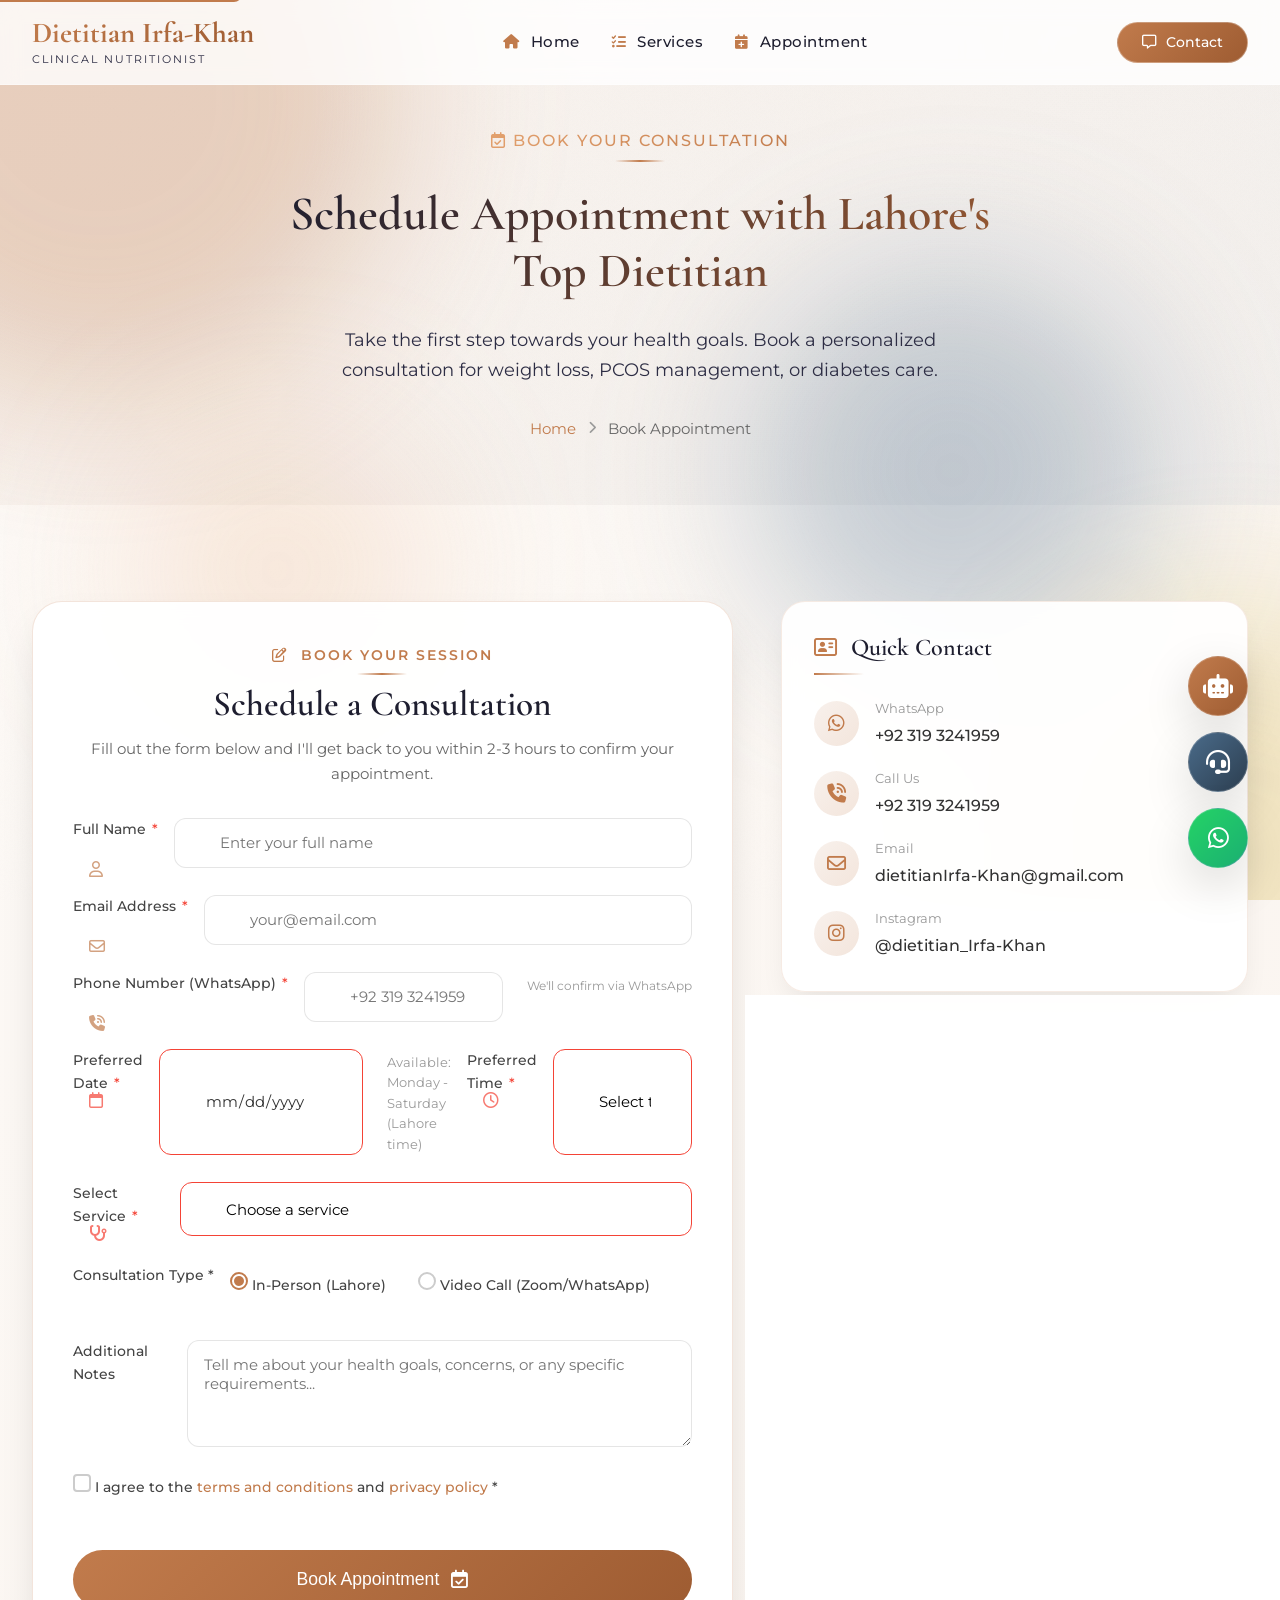
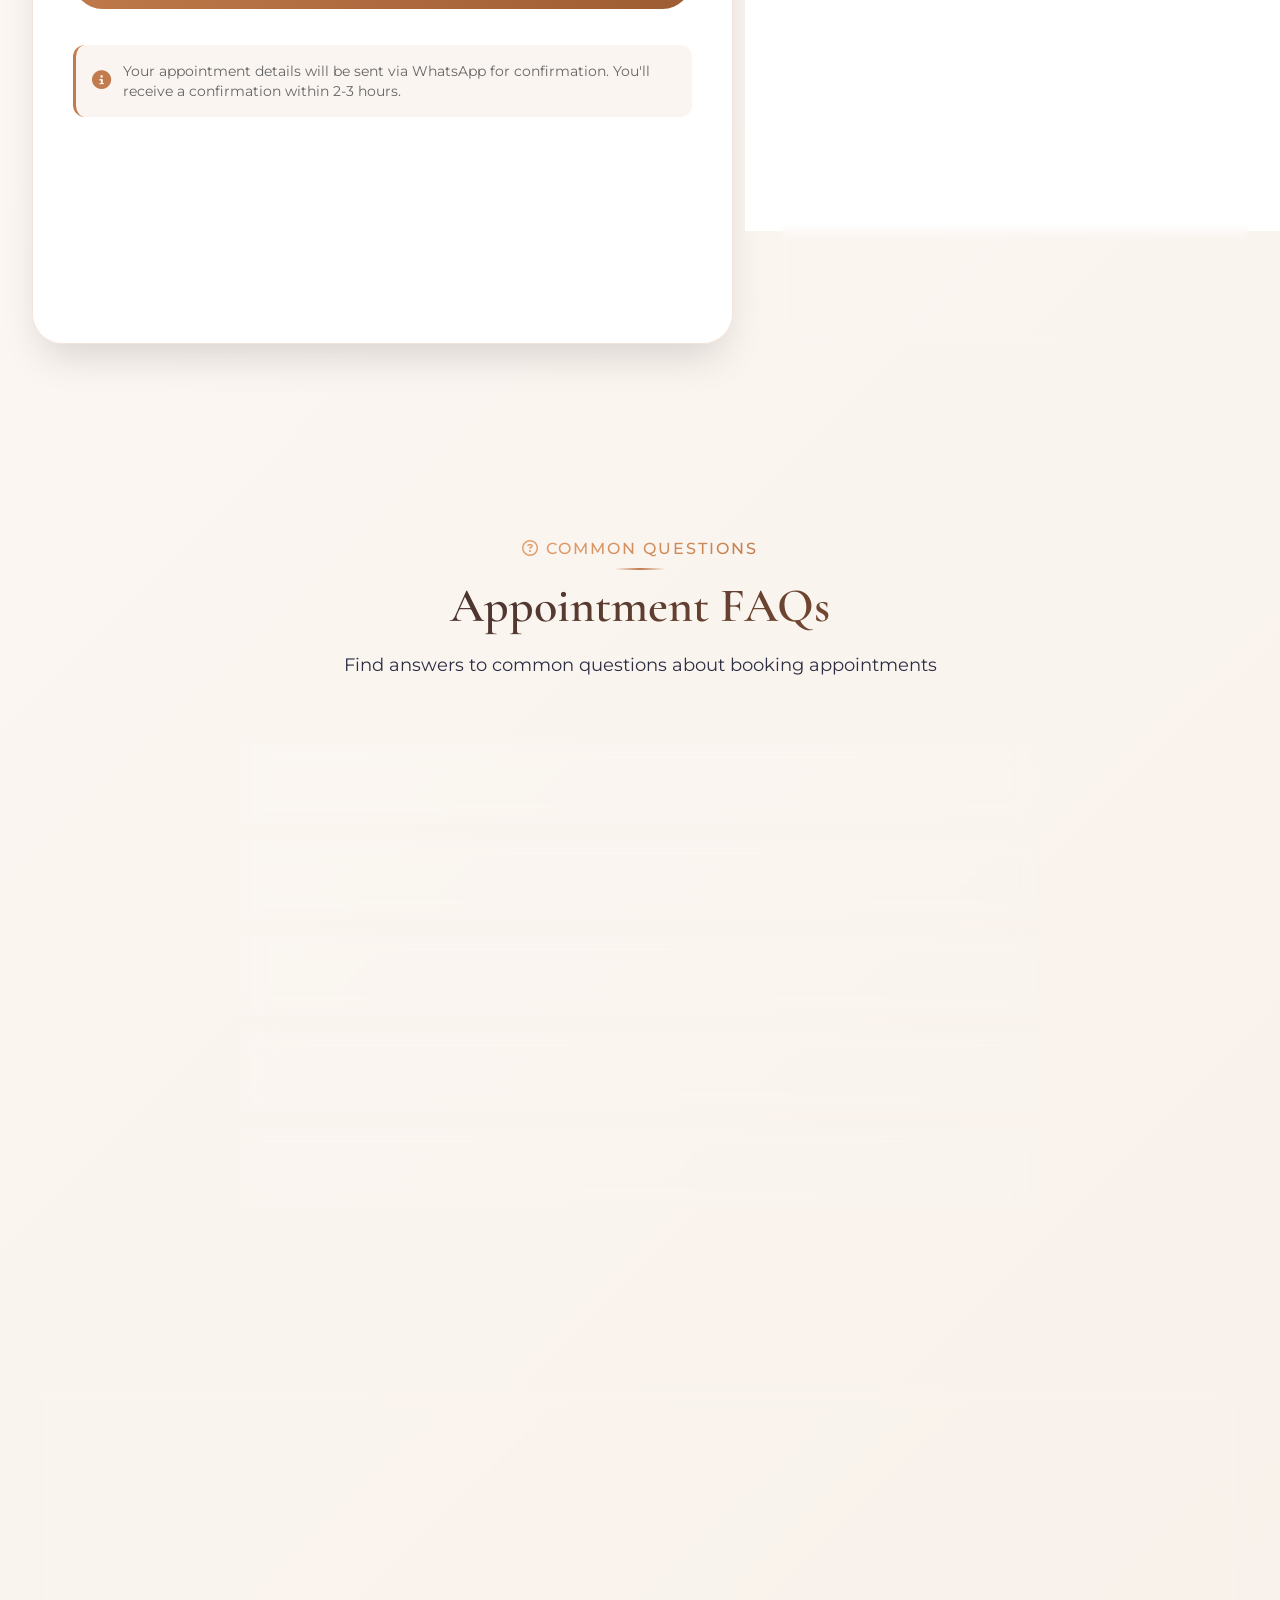
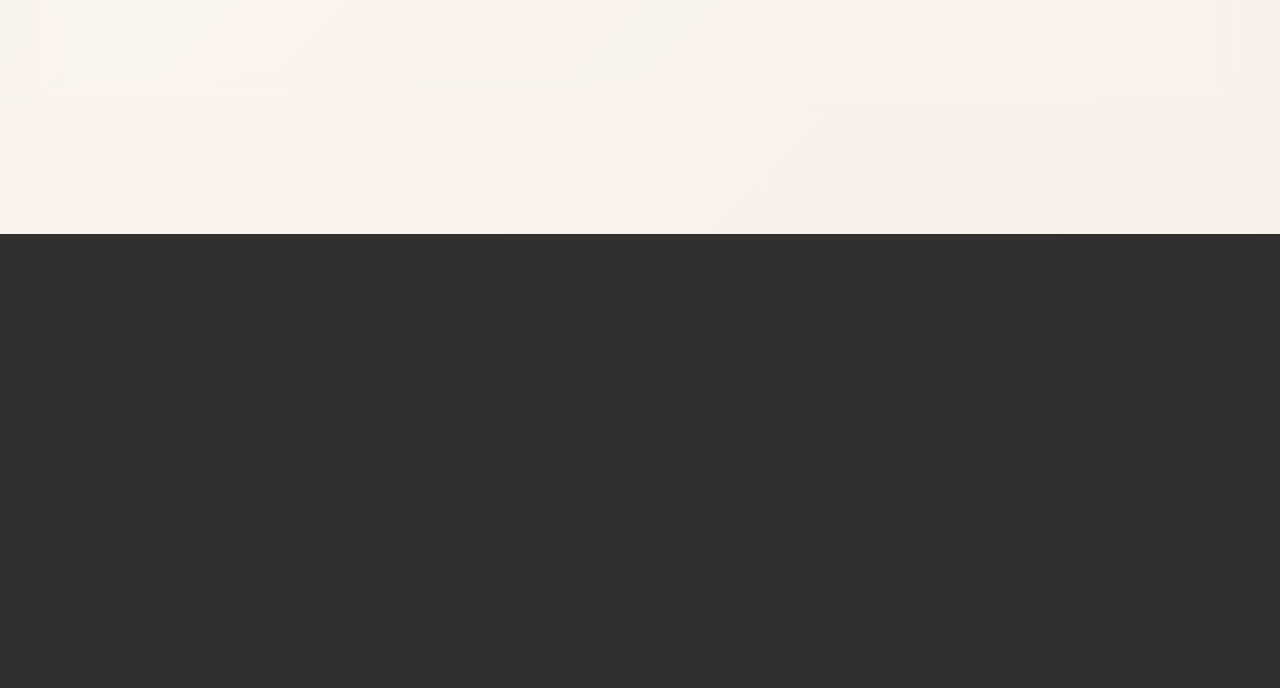
<file: appointment.html>
<!DOCTYPE html>
<html lang="en">
<head>
    <meta charset="UTF-8">
    <meta name="viewport" content="width=device-width, initial-scale=1.0">
    
    <!-- ********** PRIMARY META TAGS (Updated for Dietitian Irfa-Khan - Lahore) ********** -->
    <title>Book Appointment with Dietitian in Lahore | Dietitian Irfa-Khan - Nutritionist Consultation</title>
    <meta name="description" content="Book your appointment with Dietitian Irfa-Khan, leading dietitian in Lahore. Online & in-person consultations for weight loss, PCOS, diabetes. Get personalized diet plans today!">
    <meta name="keywords" content="book appointment dietitian Lahore, nutritionist consultation Lahore, dietitian appointment online, PCOS specialist appointment, weight loss consultation, diabetes dietitian Lahore, Dietitian Irfa-Khan">
    <meta name="author" content="Dietitian Irfa-Khan">
    <meta name="robots" content="index, follow">
    <link rel="canonical" href="https://ahwm2n1.github.io/Dn-Irfa-Khan/appointment.html">
    
    <!-- ********** FAVICON ********** -->
    <link rel="apple-touch-icon" sizes="180x180" href="/favicon/apple-touch-icon.png">
    <link rel="icon" type="image/clinet-img.jpg" sizes="32x32" href="/favicon/favicon-32x32.png">
    <link rel="icon" type="image/clinet-img.jpg" sizes="16x16" href="/favicon/favicon-16x16.png">
    <link rel="manifest" href="/site.webmanifest">

    <!-- ********** OPEN GRAPH TAGS (Facebook/LinkedIn) ********** -->
    <meta property="og:title" content="Book Appointment with Best Dietitian in Lahore | Dietitian Irfa-Khan">
    <meta property="og:description" content="Schedule your consultation with Dietitian Irfa-Khan for personalized diet plans. Specialized in PCOS, weight loss & diabetes management. Book online now!">
    <meta property="og:url" content="https://ahwm2n1.github.io/Dn-Irfa-Khan/appointment.html">
    <meta property="og:site_name" content="Dietitian Irfa-Khan">
    <meta property="og:type" content="website">
    <meta property="og:image" content="https://ahwm2n1.github.io/Dn-Irfa-Khan/images/appointment-og-image.jpg">
    <meta property="og:image:width" content="1200">
    <meta property="og:image:height" content="630">
    <meta property="og:locale" content="en_PK">

    <!-- ********** TWITTER CARD TAGS ********** -->
    <meta name="twitter:card" content="summary_large_image">
    <meta name="twitter:title" content="Book Appointment with Dietitian in Lahore | Dietitian Irfa-Khan">
    <meta name="twitter:description" content="Expert nutritionist consultations in Lahore. Book your appointment for personalized diet plans and wellness coaching.">
    <meta name="twitter:image" content="https://ahwm2n1.github.io/Dn-Irfa-Khan/images/appointment-twitter-image.jpg">

    <!-- Fonts & Icons (Font Awesome 6) -->
    <link rel="preconnect" href="https://fonts.googleapis.com">
    <link rel="preconnect" href="https://fonts.gstatic.com" crossorigin>
    <link href="https://fonts.googleapis.com/css2?family=Cormorant+Garamond:wght@400;500;600;700&family=Montserrat:wght@300;400;500;600;700&display=swap" rel="stylesheet">
    <link rel="stylesheet" href="https://cdnjs.cloudflare.com/ajax/libs/font-awesome/6.4.0/css/all.min.css">
    
    <!-- AOS Animation -->
    <link href="https://unpkg.com/aos@2.3.1/dist/aos.css" rel="stylesheet">
    
    <!-- Custom CSS -->
    <link rel="stylesheet" href="css/style.css">
    <link rel="stylesheet" href="css/appointment.css">
</head>
<body>
    <a href="#appointment" class="skip-to-content">Skip to appointment form</a>

    <!-- ====================== ANIMATED BACKGROUND ====================== -->
    <div class="animated-bg">
        <div class="gradient-orb orb-1"></div>
        <div class="gradient-orb orb-2"></div>
        <div class="gradient-orb orb-3"></div>
        <div class="gradient-orb orb-4"></div>
        <div class="noise-overlay"></div>
    </div>

    <!-- ====================== FLOATING ACTION BUTTONS ====================== -->
    <div class="fab-container">
        <div class="fab ai-chat-btn" id="aiChatBtn">
            <i class="fa-solid fa-robot"></i>
            <span class="fab-tooltip">Ask AI Assistant</span>
        </div>
        <div class="fab quick-contact-btn" id="quickContactBtn">
            <i class="fa-solid fa-headset"></i>
            <span class="fab-tooltip">Quick Contact</span>
        </div>
        <a href="https://wa.me/923193241959" class="fab whatsapp-fab" target="_blank">
            <i class="fa-brands fa-whatsapp"></i>
            <span class="fab-tooltip">WhatsApp</span>
            <span class="pulse-ring"></span>
        </a>
    </div>

    <!-- ====================== AI CHAT MODAL ====================== -->
    <div class="ai-modal" id="aiModal">
        <div class="ai-modal-content">
            <div class="ai-modal-header">
                <div class="ai-avatar">
                    <i class="fa-solid fa-robot"></i>
                </div>
                <div class="ai-title">
                    <h3>Nutrition AI Assistant</h3>
                    <p>Ask me anything about nutrition</p>
                </div>
                <button class="ai-close-btn" id="aiCloseBtn"><i class="fa-solid fa-xmark"></i></button>
            </div>
            <div class="ai-chat-body" id="aiChatBody">
                <div class="ai-message bot-message">
                    <div class="message-content">
                        <p>👋 Hello! I'm Irfa-Khan's AI assistant. I can help you with nutrition questions, diet plans, or booking information. What would you like to know?</p>
                    </div>
                    <span class="message-time">Just now</span>
                </div>
            </div>
            <div class="ai-chat-footer">
                <input type="text" id="aiUserInput" placeholder="Type your question..." autocomplete="off">
                <button id="aiSendBtn"><i class="fa-regular fa-paper-plane"></i></button>
            </div>
            <div class="ai-suggestions">
                <button class="suggestion-chip"><i class="fa-solid fa-female"></i> PCOS diet tips</button>
                <button class="suggestion-chip"><i class="fa-solid fa-weight-scale"></i> Weight loss plan</button>
                <button class="suggestion-chip"><i class="fa-solid fa-calendar-check"></i> Book appointment</button>
                <button class="suggestion-chip"><i class="fa-solid fa-droplet"></i> Diabetes management</button>
            </div>
        </div>
    </div>

    <!-- ====================== QUICK CONTACT MODAL (Updated) ====================== -->
    <div class="quick-contact-modal" id="quickContactModal">
        <div class="quick-contact-content">
            <div class="quick-contact-header">
                <h3>Quick Contact</h3>
                <button class="quick-close-btn" id="quickCloseBtn"><i class="fa-solid fa-xmark"></i></button>
            </div>
            <div class="quick-contact-body">
                <p>Get in touch instantly through any of these channels:</p>
                <div class="quick-contact-options">
                    <a href="https://wa.me/923193241959" class="quick-option whatsapp-option" target="_blank">
                        <i class="fa-brands fa-whatsapp"></i>
                        <span>WhatsApp</span>
                    </a>
                    <a href="tel:+923193241959" class="quick-option phone-option">
                        <i class="fa-solid fa-phone-volume"></i>
                        <span>Call Now</span>
                    </a>
                    <a href="mailto:dietitianIrfa-Khan@gmail.com" class="quick-option email-option">
                        <i class="fa-regular fa-envelope"></i>
                        <span>Email</span>
                    </a>
                    <a href="https://www.instagram.com/dietitian_Irfa-Khan" class="quick-option instagram-option" target="_blank">
                        <i class="fa-brands fa-instagram"></i>
                        <span>Instagram DM</span>
                    </a>
                </div>
            </div>
        </div>
    </div>

    <!-- ====================== NAVIGATION ====================== -->
    <nav class="navbar" id="navbar">
        <div class="nav-container">
            <div class="logo" data-aos="fade-right" data-aos-duration="1000">
                <a href="index.html">
                    <span class="logo-text">Dietitian Irfa-Khan</span>
                    <span class="logo-sub">Clinical Nutritionist</span>
                </a>
            </div>
            
            <div class="nav-menu" id="navMenu">
                <ul>
                    <li data-aos="fade-down" data-aos-delay="100"><a href="index.html"><i class="fa-solid fa-house"></i> Home</a></li>
                    <li data-aos="fade-down" data-aos-delay="200"><a href="services.html"><i class="fa-solid fa-list-check"></i> Services</a></li>
                    <li data-aos="fade-down" data-aos-delay="300"><a href="appointment.html" class="active"><i class="fa-solid fa-calendar-plus"></i> Appointment</a></li>
                </ul>
            </div>
            
            <div class="nav-right">
                <a href="#contact" class="nav-contact-btn"><i class="fa-regular fa-message"></i> Contact</a>
                <div class="nav-toggle" id="navToggle">
                    <span></span>
                    <span></span>
                    <span></span>
                </div>
            </div>
        </div>
    </nav>

    <!-- ====================== PAGE HEADER ====================== -->
    <section class="page-header">
        <div class="container">
            <div class="page-header-content" data-aos="fade-up">
                <span class="section-subtitle"><i class="fa-regular fa-calendar-check"></i> Book Your Consultation</span>
                <h1>Schedule Appointment with Lahore's Top Dietitian</h1>
                <p class="header-description">Take the first step towards your health goals. Book a personalized consultation for weight loss, PCOS management, or diabetes care.</p>
                <div class="breadcrumb">
                    <a href="index.html">Home</a>
                    <i class="fa-solid fa-chevron-right"></i>
                    <span>Book Appointment</span>
                </div>
            </div>
        </div>
    </section>

    <!-- ====================== APPOINTMENT SECTION ====================== -->
    <section class="appointment-section" id="appointment">
        <div class="container">
            <div class="appointment-wrapper">
                <!-- Left Column - Appointment Form -->
                <div class="appointment-form-container" data-aos="fade-right" data-aos-duration="1000">
                    <div class="form-header">
                        <span class="form-subtitle"><i class="fa-regular fa-pen-to-square"></i> Book Your Session</span>
                        <h2>Schedule a Consultation</h2>
                        <p>Fill out the form below and I'll get back to you within 2-3 hours to confirm your appointment.</p>
                    </div>

                    <form class="appointment-form" id="appointmentForm" aria-label="Appointment booking form">
                        <!-- Personal Information -->
                        <div class="form-row">
                            <div class="form-group">
                                <label for="fullName">Full Name <span class="required-star">*</span></label>
                                <input type="text" id="fullName" name="fullName" placeholder="Enter your full name" required 
                                       aria-required="true" autocomplete="name">
                                <i class="fa-regular fa-user input-icon" aria-hidden="true"></i>
                            </div>
                        </div>
                        
                        <div class="form-row">
                            <div class="form-group">
                                <label for="email">Email Address <span class="required-star">*</span></label>
                                <input type="email" id="email" name="email" placeholder="your@email.com" required 
                                       aria-required="true" autocomplete="email">
                                <i class="fa-regular fa-envelope input-icon" aria-hidden="true"></i>
                            </div>
                        </div>
                        
                        <div class="form-row">
                            <div class="form-group">
                                <label for="phone">Phone Number (WhatsApp) <span class="required-star">*</span></label>
                                <input type="tel" id="phone" name="phone" placeholder="+92 319 3241959" required 
                                       aria-required="true" autocomplete="tel">
                                <i class="fa-solid fa-phone-volume input-icon" aria-hidden="true"></i>
                                <small class="input-hint">We'll confirm via WhatsApp</small>
                            </div>
                        </div>
                        
                        <!-- Appointment Details -->
                        <div class="form-row double">
                            <div class="form-group">
                                <label for="appointmentDate">Preferred Date <span class="required-star">*</span></label>
                                <input type="date" id="appointmentDate" name="appointmentDate" required min="">
                                <i class="fa-regular fa-calendar input-icon" aria-hidden="true"></i>
                            </div>
                            
                            <div class="form-group">
                                <label for="appointmentTime">Preferred Time <span class="required-star">*</span></label>
                                <select id="appointmentTime" name="appointmentTime" required aria-required="true">
                                    <option value="" disabled selected>Select time slot</option>
                                    <option value="09:00 AM">09:00 AM</option>
                                    <option value="10:00 AM">10:00 AM</option>
                                    <option value="11:00 AM">11:00 AM</option>
                                    <option value="12:00 PM">12:00 PM</option>
                                    <option value="02:00 PM">02:00 PM</option>
                                    <option value="03:00 PM">03:00 PM</option>
                                    <option value="04:00 PM">04:00 PM</option>
                                    <option value="05:00 PM">05:00 PM</option>
                                    <option value="06:00 PM">06:00 PM</option>
                                </select>
                                <i class="fa-regular fa-clock input-icon" aria-hidden="true"></i>
                            </div>
                        </div>
                        
                        <!-- Service Selection -->
                        <div class="form-row">
                            <div class="form-group">
                                <label for="service">Select Service <span class="required-star">*</span></label>
                                <select id="service" name="service" required aria-required="true">
                                    <option value="" disabled selected>Choose a service</option>
                                    <option value="Weight Management">Weight Management Consultation</option>
                                    <option value="PCOS/PCOD Management">PCOS/PCOD Management</option>
                                    <option value="Diabetes Management">Diabetes Management</option>
                                    <option value="Heart Health">Heart Health</option>
                                    <option value="Prenatal Nutrition">Prenatal Nutrition</option>
                                    <option value="Gut Health">Gut Health</option>
                                    <option value="General Consultation">General Consultation</option>
                                </select>
                                <i class="fa-solid fa-stethoscope input-icon" aria-hidden="true"></i>
                            </div>
                        </div>
                        
                        <!-- Consultation Type -->
                        <div class="form-row">
                            <div class="form-group">
                                <label>Consultation Type *</label>
                                <div class="radio-group">
                                    <label class="radio-label">
                                        <input type="radio" name="consultationType" value="in-person" checked>
                                        <span class="radio-custom"></span>
                                        In-Person (Lahore)
                                    </label>
                                    <label class="radio-label">
                                        <input type="radio" name="consultationType" value="video">
                                        <span class="radio-custom"></span>
                                        Video Call (Zoom/WhatsApp)
                                    </label>
                                </div>
                            </div>
                        </div>
                        
                        <!-- Additional Notes -->
                        <div class="form-row">
                            <div class="form-group">
                                <label for="notes">Additional Notes</label>
                                <textarea id="notes" name="notes" rows="4" placeholder="Tell me about your health goals, concerns, or any specific requirements..."></textarea>
                            </div>
                        </div>
                        
                        <!-- Terms and Conditions -->
                        <div class="form-row">
                            <div class="form-group">
                                <label class="checkbox-label">
                                    <input type="checkbox" id="terms" name="terms" required>
                                    <span class="checkbox-custom"></span>
                                    I agree to the <a href="#">terms and conditions</a> and <a href="#">privacy policy</a> *
                                </label>
                            </div>
                        </div>
                        
                        <!-- Submit Button -->
                        <div class="form-row">
                            <button type="submit" class="btn btn-primary submit-btn" id="submitAppointment">
                                <span>Book Appointment</span>
                                <i class="fa-regular fa-calendar-check"></i>
                            </button>
                        </div>
                        
                        <div class="form-notice">
                            <i class="fa-solid fa-circle-info"></i>
                            <p>Your appointment details will be sent via WhatsApp for confirmation. You'll receive a confirmation within 2-3 hours.</p>
                        </div>
                    </form>
                </div>
                
                <!-- Right Column - Contact Info & Details (Updated for Irfa-Khan/Lahore) -->
                <div class="appointment-info" data-aos="fade-left" data-aos-duration="1000">
                    <!-- Quick Contact Card -->
                    <div class="info-card">
                        <h3><i class="fa-regular fa-address-card"></i> Quick Contact</h3>
                        <div class="info-list">
                            <div class="info-item">
                                <div class="info-icon">
                                    <i class="fa-brands fa-whatsapp"></i>
                                </div>
                                <div class="info-content">
                                    <span class="info-label">WhatsApp</span>
                                    <a href="https://wa.me/923193241959" class="info-value">+92 319 3241959</a>
                                </div>
                            </div>
                            
                            <div class="info-item">
                                <div class="info-icon">
                                    <i class="fa-solid fa-phone-volume"></i>
                                </div>
                                <div class="info-content">
                                    <span class="info-label">Call Us</span>
                                    <a href="tel:+923193241959" class="info-value">+92 319 3241959</a>
                                </div>
                            </div>
                            
                            <div class="info-item">
                                <div class="info-icon">
                                    <i class="fa-regular fa-envelope"></i>
                                </div>
                                <div class="info-content">
                                    <span class="info-label">Email</span>
                                    <a href="mailto:dietitianIrfa-Khan@gmail.com" class="info-value">dietitianIrfa-Khan@gmail.com</a>
                                </div>
                            </div>
                            
                            <div class="info-item">
                                <div class="info-icon">
                                    <i class="fa-brands fa-instagram"></i>
                                </div>
                                <div class="info-content">
                                    <span class="info-label">Instagram</span>
                                    <a href="https://www.instagram.com/dietitian_Irfa-Khan" class="info-value" target="_blank">@dietitian_Irfa-Khan</a>
                                </div>
                            </div>
                        </div>
                    </div>
                    
                    <!-- Working Hours Card -->
                    <div class="info-card">
                        <h3><i class="fa-regular fa-clock"></i> Working Hours</h3>
                        <div class="hours-list">
                            <div class="hours-item">
                                <span class="day">Monday - Friday</span>
                                <span class="time">9:00 AM - 8:00 PM</span>
                            </div>
                            <div class="hours-item">
                                <span class="day">Saturday</span>
                                <span class="time">10:00 AM - 4:00 PM</span>
                            </div>
                            <div class="hours-item">
                                <span class="day">Sunday</span>
                                <span class="time closed">Closed</span>
                            </div>
                        </div>
                        <p class="hours-note">*Online consultations available worldwide</p>
                    </div>
                    
                    <!-- Location Card (Updated to Lahore) -->
                    <div class="info-card">
                        <h3><i class="fa-regular fa-location-dot"></i> Location</h3>
                        <div class="location-info">
                            <div class="info-item">
                                <div class="info-icon">
                                    <i class="fa-regular fa-location-dot"></i>
                                </div>
                                <div class="info-content">
                                    <span class="info-label">Address</span>
                                    <span class="info-value">Lahore, Pakistan (Online Worldwide)</span>
                                </div>
                            </div>
                            
                            <!-- Google Map for Lahore -->
                            <div class="map-placeholder">
                                <iframe 
                                    src="https://www.google.com/maps/embed?pb=!1m18!1m12!1m3!1d217811.93874298033!2d74.1942511150968!3d31.483196906260815!2m3!1f0!2f0!3f0!3m2!1i1024!2i768!4f13.1!3m3!1m2!1s0x3918f3a9d8b9c9e5%3A0x9e8b3b5c7d8e9f0!2sLahore%2C%20Punjab%2C%20Pakistan!5e0!3m2!1sen!2s!4v1709736000000!5m2!1sen!2s" 
                                    width="100%" 
                                    height="200" 
                                    style="border:0; border-radius: 12px;" 
                                    allowfullscreen="" 
                                    loading="lazy"
                                    title="Map showing Lahore, Pakistan">
                                </iframe>
                            </div>
                        </div>
                    </div>
                    
                    <!-- Emergency Note -->
                    <div class="emergency-note">
                        <i class="fa-regular fa-clock"></i>
                        <div>
                            <h4>Need urgent consultation?</h4>
                            <p>For urgent queries, please WhatsApp or call directly. I typically respond within 30 minutes during working hours.</p>
                        </div>
                    </div>
                </div>
            </div>
        </div>
    </section>

    <!-- ====================== FAQ SECTION ====================== -->
    <section class="faq" id="faq">
        <div class="container">
            <div class="section-header" data-aos="fade-up">
                <span class="section-subtitle"><i class="fa-regular fa-circle-question"></i> Common Questions</span>
                <h2 class="section-title">Appointment FAQs</h2>
                <p class="section-description">Find answers to common questions about booking appointments</p>
            </div>
            
            <div class="faq-grid" id="faqGrid">
                <!-- FAQ Item 1 -->
                <div class="faq-item" data-aos="fade-up">
                    <div class="faq-question">
                        <h3><i class="fa-regular fa-calendar-check"></i> How do I confirm my appointment?</h3>
                        <span class="faq-toggle"><i class="fa-regular fa-plus"></i></span>
                    </div>
                    <div class="faq-answer">
                        <p>After submitting the form, you'll receive a WhatsApp message from me within 2-3 hours confirming your appointment. Please ensure your WhatsApp number is correct.</p>
                    </div>
                </div>
                
                <!-- FAQ Item 2 -->
                <div class="faq-item" data-aos="fade-up" data-aos-delay="100">
                    <div class="faq-question">
                        <h3><i class="fa-regular fa-calendar-xmark"></i> What is the cancellation policy?</h3>
                        <span class="faq-toggle"><i class="fa-regular fa-plus"></i></span>
                    </div>
                    <div class="faq-answer">
                        <p>You can cancel or reschedule up to 24 hours before your appointment without any charge. Late cancellations may incur a 50% fee.</p>
                    </div>
                </div>
                
                <!-- FAQ Item 3 -->
                <div class="faq-item" data-aos="fade-up" data-aos-delay="200">
                    <div class="faq-question">
                        <h3><i class="fa-regular fa-clipboard"></i> Do I need to prepare anything for the consultation?</h3>
                        <span class="faq-toggle"><i class="fa-regular fa-plus"></i></span>
                    </div>
                    <div class="faq-answer">
                        <p>For the first consultation, please have your medical history, current medications (if any), and a 3-day food diary ready. This helps me create a more personalized plan for you.</p>
                    </div>
                </div>
                
                <!-- FAQ Item 4 -->
                <div class="faq-item" data-aos="fade-up" data-aos-delay="300">
                    <div class="faq-question">
                        <h3><i class="fa-regular fa-hourglass"></i> How long is each consultation?</h3>
                        <span class="faq-toggle"><i class="fa-regular fa-plus"></i></span>
                    </div>
                    <div class="faq-answer">
                        <p>Initial consultations are 60 minutes long. Follow-up sessions are 30 minutes. Video consultations are the same duration.</p>
                    </div>
                </div>
                
                <!-- FAQ Item 5 -->
                <div class="faq-item" data-aos="fade-up" data-aos-delay="400">
                    <div class="faq-question">
                        <h3><i class="fa-regular fa-credit-card"></i> What payment methods do you accept?</h3>
                        <span class="faq-toggle"><i class="fa-regular fa-plus"></i></span>
                    </div>
                    <div class="faq-answer">
                        <p>I accept JazzCash, EasyPaisa, bank transfer, and cash for in-person sessions. Online payments can be made via bank transfer or payment links shared on WhatsApp.</p>
                    </div>
                </div>
            </div>
        </div>
    </section>

    <!-- ====================== NEWSLETTER SECTION ====================== -->
    <section class="newsletter" id="newsletter">
        <div class="container">
            <div class="newsletter-wrapper" data-aos="zoom-in">
                <div class="newsletter-content">
                    <h3><i class="fa-regular fa-envelope-open-text"></i> Subscribe to Our Newsletter</h3>
                    <p>Get weekly nutrition tips, healthy recipes, and exclusive offers directly in your inbox.</p>
                </div>
                <form class="newsletter-form" id="newsletterForm">
                    <div class="form-group">
                        <input type="email" placeholder="Your email address" required>
                        <button type="submit" class="btn btn-primary"><i class="fa-regular fa-paper-plane"></i> Subscribe</button>
                    </div>
                    <div class="form-checkbox">
                        <input type="checkbox" id="privacyPolicy" required>
                        <label for="privacyPolicy"><i class="fa-regular fa-check"></i> I agree to the privacy policy and terms of service</label>
                    </div>
                </form>
            </div>
        </div>
    </section>

    <!-- ====================== FOOTER (Updated with Lahore, Irfa-Khan) ====================== -->
    <footer class="footer" id="footer">
        <div class="container">
            <div class="footer-grid">
                <div class="footer-info" data-aos="fade-right">
                    <div class="footer-logo">
                        <span class="logo-text">Dietitian Irfa-Khan</span>
                        <span class="logo-sub">Clinical Nutritionist</span>
                    </div>
                    <p><i class="fa-regular fa-location-dot"></i> Based in Lahore, Pakistan | Online Worldwide</p>
                    <p>Helping you take control of your health through personalized diet plans designed for weight loss, weight gain, PCOS, diabetes, and overall wellness.</p>
                    <div class="social-links">
                        <a href="#" class="social-link"><i class="fa-brands fa-facebook-f"></i></a>
                        <a href="https://www.instagram.com/dietitian_Irfa-Khan" class="social-link" target="_blank"><i class="fa-brands fa-instagram"></i></a>
                        <a href="#" class="social-link"><i class="fa-brands fa-linkedin-in"></i></a>
                        <a href="#" class="social-link"><i class="fa-brands fa-youtube"></i></a>
                    </div>
                </div>
                
                <div class="footer-links" data-aos="fade-up">
                    <h4><i class="fa-regular fa-link"></i> Quick Links</h4>
                    <ul>
                        <li><a href="index.html"><i class="fa-regular fa-house"></i> Home</a></li>
                        <li><a href="services.html"><i class="fa-regular fa-list"></i> Services</a></li>
                        <li><a href="appointment.html"><i class="fa-regular fa-calendar"></i> Appointment</a></li>
                        <li><a href="index.html#blog"><i class="fa-regular fa-newspaper"></i> Blog</a></li>
                        <li><a href="#faq"><i class="fa-regular fa-question"></i> FAQ</a></li>
                    </ul>
                </div>
                
                <div class="footer-links" data-aos="fade-up" data-aos-delay="100">
                    <h4><i class="fa-regular fa-gear"></i> Services</h4>
                    <ul>
                        <li><a href="services.html"><i class="fa-regular fa-weight-scale"></i> Weight Management</a></li>
                        <li><a href="services.html"><i class="fa-regular fa-female"></i> PCOS/PCOD</a></li>
                        <li><a href="services.html"><i class="fa-regular fa-droplet"></i> Diabetes Management</a></li>
                        <li><a href="services.html"><i class="fa-regular fa-brain"></i> Gut Health</a></li>
                        <li><a href="services.html"><i class="fa-regular fa-baby"></i> Prenatal Nutrition</a></li>
                    </ul>
                </div>
                
                <div class="footer-contact" data-aos="fade-left">
                    <h4><i class="fa-regular fa-address-card"></i> Contact Us</h4>
                    <ul>
                        <li><i class="fa-regular fa-phone"></i> <a href="tel:+923193241959">+92 319 3241959</a></li>
                        <li><i class="fa-regular fa-envelope"></i> <a href="mailto:dietitianIrfa-Khan@gmail.com">dietitianIrfa-Khan@gmail.com</a></li>
                        <li><i class="fa-regular fa-location-dot"></i> <span>Lahore, Pakistan (Online Worldwide)</span></li>
                    </ul>
                    <div class="footer-hours">
                        <p><i class="fa-regular fa-clock"></i> Mon-Fri: 9am - 8pm</p>
                        <p><i class="fa-regular fa-clock"></i> Sat: 10am - 4pm</p>
                    </div>
                </div>
            </div>
            
            <div class="footer-bottom">
                <p>&copy; 2026 Dietitian Irfa-Khan. All Rights Reserved. <i class="fa-regular fa-heart"></i> Based in Lahore</p>
                <div class="footer-bottom-links">
                    <a href="#">Privacy Policy <i class="fa-regular fa-shield"></i></a>
                    <a href="#">Terms of Service <i class="fa-regular fa-file-signature"></i></a>
                </div>
            </div>
        </div>
    </footer>

    <!-- Scripts -->
    <script src="https://unpkg.com/aos@2.3.1/dist/aos.js"></script>
    <script src="js/script.js"></script>
    <script src="js/appointment.js"></script>
</body>

</html>
</file>
<file: css/style.css>
/* ====================== CSS VARIABLES & RESET ====================== */
:root {
    /* Premium Gradient Palette */
    --primary: #c17b4c;
    --primary-light: #e3a16e;
    --primary-dark: #9e5c32;
    --secondary: #4a6b8a;
    --accent: #d4af37;
    --accent-soft: #e6c27a;
    --dark: #1e1e2f;
    --dark-light: #2d2d44;
    --light: #f8f5f2;
    --light-gray: #f0ebe7;
    --white: #ffffff;
    --black: #1a1a2a;
    
    /* Gradient Orbs Colors */
    --orb-1: rgba(193, 123, 76, 0.3);
    --orb-2: rgba(212, 175, 55, 0.25);
    --orb-3: rgba(74, 107, 138, 0.3);
    --orb-4: rgba(227, 161, 110, 0.2);
    
    /* Glassmorphism */
    --glass-bg: rgba(255, 255, 255, 0.1);
    --glass-border: rgba(255, 255, 255, 0.2);
    --glass-shadow: 0 8px 32px 0 rgba(31, 38, 135, 0.15);
    
    /* Shadows */
    --shadow-sm: 0 4px 12px rgba(0, 0, 0, 0.05);
    --shadow-md: 0 8px 24px rgba(0, 0, 0, 0.1);
    --shadow-lg: 0 16px 48px rgba(0, 0, 0, 0.15);
    --shadow-hover: 0 20px 40px rgba(193, 123, 76, 0.2);
    
    /* Transitions */
    --transition-fast: 0.2s ease;
    --transition-normal: 0.3s ease;
    --transition-slow: 0.5s ease;
    
    /* Border Radius */
    --radius-sm: 8px;
    --radius-md: 16px;
    --radius-lg: 24px;
    --radius-xl: 32px;
    --radius-full: 9999px;
}

* {
    margin: 0;
    padding: 0;
    box-sizing: border-box;
}

html {
    scroll-behavior: smooth;
    overflow-x: hidden;
}

body {
    font-family: 'Montserrat', sans-serif;
    color: var(--dark);
    line-height: 1.6;
    overflow-x: hidden;
    position: relative;
    background: linear-gradient(135deg, #fdfaf7 0%, #f8f0e9 100%);
}

/* ====================== TYPOGRAPHY ====================== */
h1, h2, h3, h4, h5, h6 {
    font-family: 'Cormorant Garamond', serif;
    font-weight: 600;
    line-height: 1.2;
}

.section-header {
    text-align: center;
    margin-bottom: 4rem;
}

.section-subtitle {
    display: inline-block;
    font-size: 1rem;
    font-weight: 500;
    letter-spacing: 2px;
    text-transform: uppercase;
    color: var(--primary);
    background: linear-gradient(135deg, var(--primary-light) 0%, var(--primary) 100%);
    -webkit-background-clip: text;
    -webkit-text-fill-color: transparent;
    background-clip: text;
    margin-bottom: 0.5rem;
    position: relative;
    padding-bottom: 0.5rem;
}

.section-subtitle::after {
    content: '';
    position: absolute;
    bottom: 0;
    left: 50%;
    transform: translateX(-50%);
    width: 50px;
    height: 2px;
    background: linear-gradient(90deg, transparent, var(--primary), transparent);
}

.section-title {
    font-size: 3rem;
    color: var(--dark);
    margin-bottom: 1rem;
    background: linear-gradient(135deg, var(--dark) 0%, var(--primary-dark) 100%);
    -webkit-background-clip: text;
    -webkit-text-fill-color: transparent;
    background-clip: text;
}

.section-description {
    font-size: 1.1rem;
    color: var(--dark-light);
    max-width: 600px;
    margin: 0 auto;
}

/* ====================== ANIMATED BACKGROUND ====================== */
.animated-bg {
    position: fixed;
    top: 0;
    left: 0;
    width: 100%;
    height: 100%;
    z-index: -1;
    overflow: hidden;
}

.gradient-orb {
    position: absolute;
    border-radius: 50%;
    filter: blur(80px);
    animation: float 20s infinite ease-in-out;
}

.orb-1 {
    width: 600px;
    height: 600px;
    background: var(--orb-1);
    top: -200px;
    left: -200px;
    animation-delay: 0s;
}

.orb-2 {
    width: 500px;
    height: 500px;
    background: var(--orb-2);
    bottom: -200px;
    right: -200px;
    animation-delay: -5s;
}

.orb-3 {
    width: 400px;
    height: 400px;
    background: var(--orb-3);
    top: 30%;
    right: 10%;
    animation-delay: -10s;
}

.orb-4 {
    width: 300px;
    height: 300px;
    background: var(--orb-4);
    bottom: 20%;
    left: 10%;
    animation-delay: -15s;
}

.noise-overlay {
    position: absolute;
    top: 0;
    left: 0;
    width: 100%;
    height: 100%;
    background-image: url('[data-uri]');
    opacity: 0.4;
    pointer-events: none;
}

@keyframes float {
    0%, 100% {
        transform: translate(0, 0) scale(1);
    }
    25% {
        transform: translate(50px, 30px) scale(1.1);
    }
    50% {
        transform: translate(20px, 60px) scale(0.9);
    }
    75% {
        transform: translate(-30px, 20px) scale(1.05);
    }
}

/* ====================== CONTAINER ====================== */
.container {
    max-width: 1280px;
    margin: 0 auto;
    padding: 0 2rem;
}

/* ====================== FLOATING ACTION BUTTONS ====================== */
.fab-container {
    position: fixed;
    bottom: 2rem;
    right: 2rem;
    display: flex;
    flex-direction: column;
    gap: 1rem;
    z-index: 999;
}

.fab {
    width: 60px;
    height: 60px;
    border-radius: var(--radius-full);
    display: flex;
    align-items: center;
    justify-content: center;
    cursor: pointer;
    transition: var(--transition-normal);
    position: relative;
    box-shadow: var(--shadow-lg);
    border: 1px solid var(--glass-border);
    backdrop-filter: blur(10px);
}

.fab i {
    font-size: 1.5rem;
    color: white;
}

.fab-tooltip {
    position: absolute;
    right: 70px;
    background: rgba(0, 0, 0, 0.8);
    color: white;
    padding: 0.5rem 1rem;
    border-radius: var(--radius-md);
    font-size: 0.875rem;
    white-space: nowrap;
    opacity: 0;
    visibility: hidden;
    transition: var(--transition-fast);
    pointer-events: none;
}

.fab:hover .fab-tooltip {
    opacity: 1;
    visibility: visible;
    right: 80px;
}

.fab:hover {
    transform: scale(1.1);
}

.ai-chat-btn {
    background: linear-gradient(135deg, var(--primary), var(--primary-dark));
}

.quick-contact-btn {
    background: linear-gradient(135deg, var(--secondary), #2c3e50);
}

.whatsapp-fab {
    background: linear-gradient(135deg, #25D366, #128C7E);
    text-decoration: none;
}

/* Pulse Animation for WhatsApp */
.pulse-ring {
    position: absolute;
    width: 100%;
    height: 100%;
    border-radius: 50%;
    background: rgba(37, 211, 102, 0.5);
    animation: pulse 2s infinite;
    z-index: -1;
}

@keyframes pulse {
    0% {
        transform: scale(1);
        opacity: 1;
    }
    100% {
        transform: scale(1.5);
        opacity: 0;
    }
}

/* ====================== AI CHAT MODAL ====================== */
.ai-modal {
    position: fixed;
    bottom: 100px;
    right: 2rem;
    width: 350px;
    background: rgba(255, 255, 255, 0.95);
    backdrop-filter: blur(20px);
    border-radius: var(--radius-lg);
    box-shadow: var(--shadow-lg);
    border: 1px solid var(--glass-border);
    z-index: 1000;
    opacity: 0;
    visibility: hidden;
    transform: translateY(20px);
    transition: var(--transition-normal);
}

.ai-modal.active {
    opacity: 1;
    visibility: visible;
    transform: translateY(0);
}

.ai-modal-content {
    display: flex;
    flex-direction: column;
    height: 500px;
}

.ai-modal-header {
    display: flex;
    align-items: center;
    gap: 1rem;
    padding: 1.5rem;
    border-bottom: 1px solid rgba(0, 0, 0, 0.1);
}

.ai-avatar {
    width: 40px;
    height: 40px;
    border-radius: var(--radius-full);
    background: linear-gradient(135deg, var(--primary), var(--primary-dark));
    display: flex;
    align-items: center;
    justify-content: center;
}

.ai-avatar i {
    color: white;
    font-size: 1.2rem;
}

.ai-title h3 {
    font-size: 1rem;
    margin-bottom: 0.25rem;
}

.ai-title p {
    font-size: 0.8rem;
    color: var(--dark-light);
}

.ai-close-btn {
    margin-left: auto;
    background: none;
    border: none;
    cursor: pointer;
    width: 30px;
    height: 30px;
    border-radius: var(--radius-full);
    display: flex;
    align-items: center;
    justify-content: center;
    transition: var(--transition-fast);
}

.ai-close-btn:hover {
    background: rgba(0, 0, 0, 0.05);
}

.ai-chat-body {
    flex: 1;
    padding: 1.5rem;
    overflow-y: auto;
    display: flex;
    flex-direction: column;
    gap: 1rem;
}

.ai-message {
    display: flex;
    margin-bottom: 1rem;
}

.bot-message {
    justify-content: flex-start;
}

.user-message {
    justify-content: flex-end;
}

.message-content {
    max-width: 80%;
    padding: 0.75rem 1rem;
    border-radius: var(--radius-lg);
    font-size: 0.9rem;
    position: relative;
}

.bot-message .message-content {
    background: var(--light-gray);
    border-bottom-left-radius: 4px;
}

.user-message .message-content {
    background: linear-gradient(135deg, var(--primary), var(--primary-dark));
    color: white;
    border-bottom-right-radius: 4px;
}

.message-time {
    font-size: 0.7rem;
    color: var(--dark-light);
    margin-top: 0.25rem;
    display: block;
}

.ai-chat-footer {
    padding: 1rem 1.5rem;
    border-top: 1px solid rgba(0, 0, 0, 0.1);
    display: flex;
    gap: 0.5rem;
}

.ai-chat-footer input {
    flex: 1;
    padding: 0.75rem 1rem;
    border: 1px solid rgba(0, 0, 0, 0.1);
    border-radius: var(--radius-full);
    outline: none;
    transition: var(--transition-fast);
    background: rgba(255, 255, 255, 0.8);
}

.ai-chat-footer input:focus {
    border-color: var(--primary);
    box-shadow: 0 0 0 3px rgba(193, 123, 76, 0.1);
}

.ai-chat-footer button {
    width: 45px;
    height: 45px;
    border-radius: var(--radius-full);
    background: linear-gradient(135deg, var(--primary), var(--primary-dark));
    border: none;
    color: white;
    cursor: pointer;
    transition: var(--transition-fast);
}

.ai-chat-footer button:hover {
    transform: scale(1.1);
}

.ai-suggestions {
    padding: 1rem 1.5rem;
    border-top: 1px solid rgba(0, 0, 0, 0.1);
    display: flex;
    flex-wrap: wrap;
    gap: 0.5rem;
}

.suggestion-chip {
    padding: 0.5rem 1rem;
    background: var(--light-gray);
    border: none;
    border-radius: var(--radius-full);
    font-size: 0.8rem;
    cursor: pointer;
    transition: var(--transition-fast);
    color: var(--dark);
}

.suggestion-chip:hover {
    background: var(--primary);
    color: white;
}

/* ====================== QUICK CONTACT MODAL ====================== */
.quick-contact-modal {
    position: fixed;
    bottom: 100px;
    right: 2rem;
    width: 300px;
    background: rgba(255, 255, 255, 0.95);
    backdrop-filter: blur(20px);
    border-radius: var(--radius-lg);
    box-shadow: var(--shadow-lg);
    border: 1px solid var(--glass-border);
    z-index: 1000;
    opacity: 0;
    visibility: hidden;
    transform: translateY(20px);
    transition: var(--transition-normal);
}

.quick-contact-modal.active {
    opacity: 1;
    visibility: visible;
    transform: translateY(0);
}

.quick-contact-header {
    padding: 1.5rem;
    border-bottom: 1px solid rgba(0, 0, 0, 0.1);
    display: flex;
    justify-content: space-between;
    align-items: center;
}

.quick-contact-header h3 {
    font-size: 1.2rem;
}

.quick-close-btn {
    background: none;
    border: none;
    cursor: pointer;
    width: 30px;
    height: 30px;
    border-radius: var(--radius-full);
    display: flex;
    align-items: center;
    justify-content: center;
}

.quick-close-btn:hover {
    background: rgba(0, 0, 0, 0.05);
}

.quick-contact-body {
    padding: 1.5rem;
}

.quick-contact-body p {
    margin-bottom: 1.5rem;
    color: var(--dark-light);
}

.quick-contact-options {
    display: flex;
    flex-direction: column;
    gap: 1rem;
}

.quick-option {
    display: flex;
    align-items: center;
    gap: 1rem;
    padding: 1rem;
    border-radius: var(--radius-md);
    text-decoration: none;
    color: var(--dark);
    transition: var(--transition-fast);
    border: 1px solid rgba(0, 0, 0, 0.1);
}

.quick-option i {
    width: 20px;
    font-size: 1.2rem;
}

.quick-option:hover {
    transform: translateX(5px);
    border-color: var(--primary);
    background: rgba(193, 123, 76, 0.05);
}

.whatsapp-option i { color: #25D366; }
.phone-option i { color: var(--primary); }
.email-option i { color: var(--secondary); }
.instagram-option i { color: #E4405F; }

/* ====================== NAVBAR ====================== */
.navbar {
    position: fixed;
    top: 0;
    left: 0;
    width: 100%;
    z-index: 100;
    padding: 1rem 0;
    transition: var(--transition-normal);
    background: rgba(255, 255, 255, 0.8);
    backdrop-filter: blur(10px);
    border-bottom: 1px solid rgba(255, 255, 255, 0.3);
}

.navbar.scrolled {
    padding: 0.5rem 0;
    background: rgba(255, 255, 255, 0.95);
    box-shadow: var(--shadow-md);
}

.nav-container {
    max-width: 1280px;
    margin: 0 auto;
    padding: 0 2rem;
    display: flex;
    justify-content: space-between;
    align-items: center;
}

/* Logo */
.logo a {
    text-decoration: none;
    display: flex;
    flex-direction: column;
}

.logo-text {
    font-family: 'Cormorant Garamond', serif;
    font-size: 1.8rem;
    font-weight: 700;
    background: linear-gradient(135deg, var(--primary) 0%, var(--primary-dark) 100%);
    -webkit-background-clip: text;
    -webkit-text-fill-color: transparent;
    background-clip: text;
    line-height: 1.2;
}

.logo-sub {
    font-size: 0.7rem;
    letter-spacing: 2px;
    color: var(--dark-light);
    text-transform: uppercase;
}

/* Navigation Menu */
.nav-menu ul {
    display: flex;
    list-style: none;
    gap: 2rem;
}

.nav-menu a {
    text-decoration: none;
    color: var(--dark);
    font-weight: 500;
    font-size: 0.95rem;
    letter-spacing: 0.5px;
    transition: var(--transition-fast);
    position: relative;
    padding: 0.5rem 0;
}

.nav-menu a i {
    margin-right: 0.4rem;
    font-size: 0.9rem;
    color: var(--primary);
    transition: var(--transition-fast);
}

.nav-menu a:hover i,
.nav-menu a.active i {
    color: var(--primary-dark);
    transform: scale(1.1);
}

.nav-menu a::after {
    content: '';
    position: absolute;
    bottom: 0;
    left: 50%;
    transform: translateX(-50%);
    width: 0;
    height: 2px;
    background: linear-gradient(90deg, transparent, var(--primary), transparent);
    transition: var(--transition-normal);
}

.nav-menu a:hover::after,
.nav-menu a.active::after {
    width: 100%;
}

.nav-menu a:hover,
.nav-menu a.active {
    color: var(--primary);
}

/* Nav Right */
.nav-right {
    display: flex;
    align-items: center;
    gap: 1.5rem;
}

.nav-contact-btn {
    text-decoration: none;
    padding: 0.5rem 1.5rem;
    background: linear-gradient(135deg, var(--primary), var(--primary-dark));
    color: white;
    border-radius: var(--radius-full);
    font-weight: 500;
    font-size: 0.9rem;
    transition: var(--transition-fast);
    border: 1px solid rgba(255, 255, 255, 0.3);
}

.nav-contact-btn i {
    margin-right: 0.4rem;
}

.nav-contact-btn:hover {
    transform: translateY(-2px);
    box-shadow: 0 10px 20px rgba(193, 123, 76, 0.3);
}

/* Nav Toggle (Mobile) */
.nav-toggle {
    display: none;
    flex-direction: column;
    gap: 6px;
    cursor: pointer;
}

.nav-toggle span {
    width: 25px;
    height: 2px;
    background: var(--dark);
    transition: var(--transition-fast);
}

/* ====================== HERO SECTION ====================== */
.hero {
    min-height: 100vh;
    display: flex;
    align-items: center;
    padding: 6rem 2rem 4rem;
    position: relative;
    overflow: hidden;
}

.hero-container {
    max-width: 1280px;
    margin: 0 auto;
    display: grid;
    grid-template-columns: 1fr 1fr;
    gap: 4rem;
    align-items: center;
}

/* Hero Content */
.hero-badge {
    display: inline-flex;
    align-items: center;
    gap: 0.5rem;
    background: rgba(255, 255, 255, 0.2);
    backdrop-filter: blur(10px);
    padding: 0.5rem 1rem;
    border-radius: var(--radius-full);
    border: 1px solid rgba(255, 255, 255, 0.3);
    margin-bottom: 2rem;
}

.badge-icon {
    width: 30px;
    height: 30px;
    border-radius: var(--radius-full);
    background: linear-gradient(135deg, var(--primary), var(--primary-dark));
    display: flex;
    align-items: center;
    justify-content: center;
}

.badge-icon i {
    color: white;
    font-size: 0.8rem;
}

.badge-text {
    font-size: 0.9rem;
    font-weight: 500;
    color: var(--dark);
}

.hero-title {
    font-size: 4rem;
    margin-bottom: 1.5rem;
    line-height: 1.1;
}

.hero-title .typed-text {
    background: linear-gradient(135deg, var(--primary) 0%, var(--primary-dark) 100%);
    -webkit-background-clip: text;
    -webkit-text-fill-color: transparent;
    background-clip: text;
    display: inline-block;
}

.hero-description {
    font-size: 1.1rem;
    color: var(--dark-light);
    margin-bottom: 2rem;
    max-width: 500px;
}

.hero-description i {
    color: var(--accent);
    margin-right: 0.3rem;
}

/* Hero Buttons */
.hero-btns {
    display: flex;
    gap: 1rem;
    margin-bottom: 3rem;
    flex-wrap: wrap;
}

.btn {
    display: inline-flex;
    align-items: center;
    gap: 0.5rem;
    padding: 0.9rem 2rem;
    border-radius: var(--radius-full);
    text-decoration: none;
    font-weight: 500;
    transition: var(--transition-normal);
    position: relative;
    overflow: hidden;
}

.btn-primary {
    background: linear-gradient(135deg, var(--primary), var(--primary-dark));
    color: white;
    border: 1px solid rgba(255, 255, 255, 0.3);
}

.btn-primary:hover {
    transform: translateY(-3px);
    box-shadow: 0 15px 30px rgba(193, 123, 76, 0.4);
}

.btn-outline {
    background: transparent;
    color: var(--dark);
    border: 1px solid var(--primary);
}

.btn-outline:hover {
    background: rgba(193, 123, 76, 0.1);
    transform: translateY(-3px);
}

/* Hero Stats */
.hero-stats {
    display: flex;
    gap: 2rem;
}

.stat-item {
    display: flex;
    flex-direction: column;
}

.stat-number {
    font-family: 'Cormorant Garamond', serif;
    font-size: 2rem;
    font-weight: 700;
    color: var(--primary);
    line-height: 1;
}

.stat-number i {
    font-size: 1.4rem;
    margin-right: 0.3rem;
    color: var(--primary-light);
}

.stat-label {
    font-size: 0.8rem;
    color: var(--dark-light);
    text-transform: uppercase;
    letter-spacing: 0.5px;
}

/* Hero Image */
.hero-image {
    position: relative;
}

.image-wrapper {
    position: relative;
    width: fit-content;
    margin: 0 auto;
}

.image-wrapper img {
    width: 100%;
    max-width: 450px;
    border-radius: 30% 70% 70% 30% / 30% 30% 70% 70%;
    box-shadow: var(--shadow-lg);
    position: relative;
    z-index: 2;
    animation: morph 8s ease-in-out infinite;
}

.image-glow {
    position: absolute;
    top: 50%;
    left: 50%;
    transform: translate(-50%, -50%);
    width: 100%;
    height: 100%;
    background: radial-gradient(circle, rgba(193, 123, 76, 0.3) 0%, transparent 70%);
    filter: blur(30px);
    z-index: 1;
}

@keyframes morph {
    0%, 100% {
        border-radius: 30% 70% 70% 30% / 30% 30% 70% 70%;
    }
    25% {
        border-radius: 58% 42% 75% 25% / 76% 46% 54% 24%;
    }
    50% {
        border-radius: 50% 50% 33% 67% / 55% 27% 73% 45%;
    }
    75% {
        border-radius: 33% 67% 58% 42% / 63% 68% 32% 37%;
    }
}

.floating-badge {
    position: absolute;
    background: rgba(255, 255, 255, 0.9);
    backdrop-filter: blur(10px);
    padding: 0.75rem 1.5rem;
    border-radius: var(--radius-full);
    box-shadow: var(--shadow-md);
    display: flex;
    align-items: center;
    gap: 0.5rem;
    border: 1px solid rgba(255, 255, 255, 0.3);
    animation: float 6s ease-in-out infinite;
    z-index: 3;
}

.floating-badge i {
    color: var(--primary);
    font-size: 1.1rem;
}

.badge-1 {
    top: 10%;
    right: 0;
    animation-delay: 0s;
}

.badge-2 {
    bottom: 10%;
    left: 0;
    animation-delay: -3s;
}

@keyframes float {
    0%, 100% {
        transform: translate(0, 0);
    }
    50% {
        transform: translate(0, -10px);
    }
}

/* Scroll Indicator */
.scroll-indicator {
    position: absolute;
    bottom: 2rem;
    left: 50%;
    transform: translateX(-50%);
    display: flex;
    flex-direction: column;
    align-items: center;
    gap: 0.5rem;
    color: var(--dark-light);
    font-size: 0.8rem;
    animation: bounce 2s infinite;
}

@keyframes bounce {
    0%, 100% {
        transform: translateX(-50%) translateY(0);
    }
    50% {
        transform: translateX(-50%) translateY(10px);
    }
}

/* ====================== ABOUT SECTION (NEW) ====================== */
.about {
    padding: 6rem 0;
    background: rgba(255, 255, 255, 0.02);
    backdrop-filter: blur(5px);
}

.about-grid {
    display: grid;
    grid-template-columns: 1fr 1fr;
    gap: 4rem;
    align-items: center;
}

.about-content {
    padding-right: 2rem;
}

.about-content p {
    font-size: 1.1rem;
    color: var(--dark-light);
    margin-bottom: 2rem;
    line-height: 1.8;
}

.about-features {
    display: grid;
    grid-template-columns: repeat(2, 1fr);
    gap: 1rem;
    margin-bottom: 2.5rem;
}

.feature {
    display: flex;
    align-items: center;
    gap: 0.8rem;
}

.feature i {
    color: var(--primary);
    font-size: 1.2rem;
    background: rgba(193, 123, 76, 0.1);
    padding: 0.5rem;
    border-radius: var(--radius-full);
}

.feature span {
    font-size: 0.95rem;
    font-weight: 500;
}

.about-stats-grid {
    display: grid;
    grid-template-columns: repeat(2, 1fr);
    gap: 2rem;
}

.stat-card {
    background: rgba(255, 255, 255, 0.1);
    backdrop-filter: blur(10px);
    padding: 2rem 1.5rem;
    border-radius: var(--radius-lg);
    border: 1px solid var(--glass-border);
    text-align: center;
    transition: var(--transition-normal);
}

.stat-card:hover {
    transform: translateY(-5px);
    border-color: var(--primary);
    box-shadow: var(--shadow-hover);
}

.stat-card i {
    font-size: 2.2rem;
    color: var(--primary);
    margin-bottom: 1rem;
    background: linear-gradient(135deg, var(--primary-light), var(--primary));
    -webkit-background-clip: text;
    -webkit-text-fill-color: transparent;
}

.stat-large {
    font-family: 'Cormorant Garamond', serif;
    font-size: 2.2rem;
    font-weight: 700;
    color: var(--dark);
    display: block;
    line-height: 1.2;
}
/* ====================== CERTIFICATES SECTION WITH IMAGES ====================== */
.certificates {
    padding: 6rem 0;
}

.certificates-grid {
    display: grid;
    grid-template-columns: repeat(4, 1fr);
    gap: 2rem;
    margin-top: 3rem;
}

.certificate-card {
    background: rgba(255, 255, 255, 0.1);
    backdrop-filter: blur(10px);
    border-radius: 16px;
    border: 1px solid rgba(255, 255, 255, 0.2);
    overflow: hidden;
    transition: all 0.3s ease;
    position: relative;
    height: 100%;
    display: flex;
    flex-direction: column;
}

.certificate-card:hover {
    transform: translateY(-10px);
    border-color: var(--primary);
    box-shadow: 0 20px 40px rgba(193, 123, 76, 0.15);
}

/* Certificate Image */
.certificate-img-wrapper {
    position: relative;
    width: 100%;
    height: 200px;
    overflow: hidden;
}

.certificate-img {
    width: 100%;
    height: 100%;
    object-fit: cover;
    transition: transform 0.5s ease;
}

.certificate-card:hover .certificate-img {
    transform: scale(1.1);
}

/* Overlay on Image */
.certificate-overlay {
    position: absolute;
    top: 0;
    left: 0;
    width: 100%;
    height: 100%;
    background: rgba(0, 0, 0, 0.5);
    backdrop-filter: blur(3px);
    display: flex;
    align-items: center;
    justify-content: center;
    opacity: 0;
    transition: opacity 0.3s ease;
}

.certificate-overlay i {
    font-size: 2.5rem;
    color: white;
    background: var(--primary);
    width: 60px;
    height: 60px;
    border-radius: 50%;
    display: flex;
    align-items: center;
    justify-content: center;
    box-shadow: 0 10px 20px rgba(0,0,0,0.3);
}

.certificate-card:hover .certificate-overlay {
    opacity: 1;
}

/* Certificate Content */
.certificate-content {
    padding: 2rem 1.5rem 1.5rem;
    text-align: center;
    position: relative;
}

/* Icon that overlaps image and content */
.certificate-icon {
    width: 60px;
    height: 60px;
    background: linear-gradient(135deg, var(--primary), var(--primary-dark));
    border-radius: 50%;
    display: flex;
    align-items: center;
    justify-content: center;
    position: absolute;
    top: -30px;
    left: 50%;
    transform: translateX(-50%);
    border: 3px solid white;
    box-shadow: 0 5px 15px rgba(0,0,0,0.2);
    z-index: 2;
}

.certificate-icon i {
    font-size: 1.5rem;
    color: white;
}

.certificate-content h3 {
    font-size: 1.2rem;
    margin-bottom: 0.5rem;
    color: var(--dark);
    font-family: 'Cormorant Garamond', serif;
    font-weight: 600;
}

.certificate-content p {
    font-size: 0.9rem;
    color: var(--dark-light);
    line-height: 1.5;
    margin-bottom: 0;
}

/* Responsive Design */
@media (max-width: 1200px) {
    .certificates-grid {
        grid-template-columns: repeat(2, 1fr);
    }
}

@media (max-width: 768px) {
    .certificates-grid {
        grid-template-columns: 1fr;
        max-width: 400px;
        margin-left: auto;
        margin-right: auto;
    }
    
    .certificate-img-wrapper {
        height: 180px;
    }
}

/* ====================== BLOG SECTION ====================== */
.blog {
    padding: 6rem 0;
}

.blog-grid {
    display: grid;
    grid-template-columns: repeat(3, 1fr);
    gap: 2rem;
    margin-bottom: 3rem;
}

.blog-card {
    background: rgba(255, 255, 255, 0.1);
    backdrop-filter: blur(10px);
    border-radius: var(--radius-lg);
    overflow: hidden;
    border: 1px solid rgba(255, 255, 255, 0.2);
    transition: var(--transition-normal);
}

.blog-card:hover {
    transform: translateY(-10px);
    box-shadow: var(--shadow-hover);
    border-color: var(--primary);
}

.card-image {
    position: relative;
    height: 200px;
    overflow: hidden;
}

.card-image img {
    width: 100%;
    height: 100%;
    object-fit: cover;
    transition: var(--transition-slow);
}

.blog-card:hover .card-image img {
    transform: scale(1.1);
}

.card-category {
    position: absolute;
    top: 1rem;
    left: 1rem;
    background: rgba(255, 255, 255, 0.9);
    backdrop-filter: blur(5px);
    padding: 0.25rem 1rem;
    border-radius: var(--radius-full);
    font-size: 0.8rem;
    font-weight: 500;
    color: var(--primary);
    border: 1px solid rgba(255, 255, 255, 0.3);
}

.card-category i {
    margin-right: 0.3rem;
    font-size: 0.75rem;
}

.card-content {
    padding: 1.5rem;
}

.card-content h3 {
    font-size: 1.2rem;
    margin-bottom: 0.75rem;
}

.card-content p {
    color: var(--dark-light);
    font-size: 0.9rem;
    margin-bottom: 1rem;
}

.read-more {
    color: var(--primary);
    text-decoration: none;
    font-weight: 500;
    display: inline-flex;
    align-items: center;
    gap: 0.5rem;
    transition: var(--transition-fast);
}

.read-more i {
    font-size: 0.8rem;
    transition: var(--transition-fast);
}

.read-more:hover {
    gap: 1rem;
}

.read-more:hover i {
    transform: translateX(3px);
}

.blog-view-all {
    text-align: center;
}

/* ====================== FAQ SECTION ====================== */
.faq {
    padding: 6rem 0;
}

.faq-grid {
    max-width: 800px;
    margin: 0 auto;
}

.faq-item {
    background: rgba(255, 255, 255, 0.1);
    backdrop-filter: blur(10px);
    border-radius: var(--radius-md);
    margin-bottom: 1rem;
    border: 1px solid rgba(255, 255, 255, 0.2);
    overflow: hidden;
    transition: var(--transition-normal);
}

.faq-item:hover {
    border-color: var(--primary);
}

.faq-question {
    padding: 1.5rem;
    display: flex;
    justify-content: space-between;
    align-items: center;
    cursor: pointer;
}

.faq-question h3 {
    font-size: 1.1rem;
    margin: 0;
    display: flex;
    align-items: center;
    gap: 0.8rem;
}

.faq-question h3 i {
    color: var(--primary);
    font-size: 1rem;
    width: 1.2rem;
}

.faq-toggle {
    width: 30px;
    height: 30px;
    border-radius: var(--radius-full);
    background: rgba(255, 255, 255, 0.2);
    display: flex;
    align-items: center;
    justify-content: center;
    transition: var(--transition-fast);
}

.faq-item.active .faq-toggle {
    transform: rotate(45deg);
    background: var(--primary);
    color: white;
}

.faq-answer {
    padding: 0 1.5rem;
    max-height: 0;
    overflow: hidden;
    transition: var(--transition-normal);
}

.faq-item.active .faq-answer {
    padding: 0 1.5rem 1.5rem;
    max-height: 200px;
}

.faq-answer p {
    color: var(--dark-light);
    font-size: 0.95rem;
}

/* ====================== NEWSLETTER SECTION ====================== */
.newsletter {
    padding: 4rem 0;
}

.newsletter-wrapper {
    background: linear-gradient(135deg, rgba(193, 123, 76, 0.1), rgba(212, 175, 55, 0.1));
    backdrop-filter: blur(10px);
    border-radius: var(--radius-xl);
    padding: 4rem;
    border: 1px solid rgba(255, 255, 255, 0.3);
    text-align: center;
}

.newsletter-content h3 {
    font-size: 2rem;
    margin-bottom: 1rem;
}

.newsletter-content h3 i {
    color: var(--primary);
    margin-right: 0.5rem;
}

.newsletter-content p {
    color: var(--dark-light);
    margin-bottom: 2rem;
}

.newsletter-form {
    max-width: 500px;
    margin: 0 auto;
}

.form-group {
    display: flex;
    gap: 1rem;
    margin-bottom: 1rem;
}

.form-group input {
    flex: 1;
    padding: 1rem 1.5rem;
    border: 1px solid rgba(0, 0, 0, 0.1);
    border-radius: var(--radius-full);
    outline: none;
    transition: var(--transition-fast);
    background: rgba(255, 255, 255, 0.8);
}

.form-group input:focus {
    border-color: var(--primary);
    box-shadow: 0 0 0 3px rgba(193, 123, 76, 0.1);
}

.form-checkbox {
    display: flex;
    align-items: center;
    justify-content: center;
    gap: 0.5rem;
    font-size: 0.9rem;
}

.form-checkbox input {
    width: 16px;
    height: 16px;
}

.form-checkbox i {
    color: var(--primary);
    margin-right: 0.2rem;
}

/* ====================== FOOTER ====================== */
.footer {
    background: rgba(0, 0, 0, 0.8);
    backdrop-filter: blur(10px);
    color: white;
    padding: 4rem 0 2rem;
    margin-top: 4rem;
}

.footer-grid {
    display: grid;
    grid-template-columns: 2fr 1fr 1fr 1.5fr;
    gap: 3rem;
    margin-bottom: 3rem;
}

.footer-logo {
    display: flex;
    flex-direction: column;
    margin-bottom: 1rem;
}

.footer-logo .logo-text {
    font-size: 1.8rem;
    background: linear-gradient(135deg, var(--primary-light), var(--primary));
    -webkit-background-clip: text;
    -webkit-text-fill-color: transparent;
    background-clip: text;
}

.footer-logo .logo-sub {
    color: rgba(255, 255, 255, 0.7);
}

.footer-info p {
    color: rgba(255, 255, 255, 0.7);
    margin-bottom: 1.5rem;
    font-size: 0.95rem;
}

.footer-info p i {
    color: var(--primary);
    margin-right: 0.4rem;
}

.social-links {
    display: flex;
    gap: 1rem;
}

.social-link {
    width: 40px;
    height: 40px;
    border-radius: var(--radius-full);
    background: rgba(255, 255, 255, 0.1);
    display: flex;
    align-items: center;
    justify-content: center;
    color: white;
    text-decoration: none;
    transition: var(--transition-fast);
}

.social-link:hover {
    background: var(--primary);
    transform: translateY(-3px);
}

.footer-links h4 {
    font-size: 1.2rem;
    margin-bottom: 1.5rem;
    color: white;
}

.footer-links h4 i {
    color: var(--primary);
    margin-right: 0.5rem;
    font-size: 1rem;
}

.footer-links ul {
    list-style: none;
}

.footer-links li {
    margin-bottom: 0.75rem;
}

.footer-links a {
    color: rgba(255, 255, 255, 0.7);
    text-decoration: none;
    transition: var(--transition-fast);
    font-size: 0.95rem;
    display: flex;
    align-items: center;
    gap: 0.5rem;
}

.footer-links a i {
    font-size: 0.8rem;
    color: var(--primary);
    transition: var(--transition-fast);
}

.footer-links a:hover {
    color: var(--primary);
    padding-left: 5px;
}

.footer-links a:hover i {
    transform: translateX(3px);
}

.footer-contact ul {
    list-style: none;
}

.footer-contact li {
    display: flex;
    align-items: center;
    gap: 1rem;
    margin-bottom: 1rem;
    color: rgba(255, 255, 255, 0.7);
    font-size: 0.95rem;
}

.footer-contact a {
    color: rgba(255, 255, 255, 0.7);
    text-decoration: none;
    transition: var(--transition-fast);
}

.footer-contact a:hover {
    color: var(--primary);
}

.footer-contact i {
    color: var(--primary);
    width: 20px;
    font-size: 1.1rem;
}

.footer-hours {
    margin-top: 1.5rem;
}

.footer-hours p {
    color: rgba(255, 255, 255, 0.7);
    font-size: 0.9rem;
    margin-bottom: 0.5rem;
}

.footer-hours i {
    margin-right: 0.5rem;
    color: var(--primary);
}

.footer-bottom {
    padding-top: 2rem;
    border-top: 1px solid rgba(255, 255, 255, 0.1);
    display: flex;
    justify-content: space-between;
    align-items: center;
    color: rgba(255, 255, 255, 0.5);
    font-size: 0.9rem;
}

.footer-bottom i {
    color: var(--primary);
    margin: 0 0.2rem;
}

.footer-bottom-links {
    display: flex;
    gap: 2rem;
}

.footer-bottom-links a {
    color: rgba(255, 255, 255, 0.5);
    text-decoration: none;
    transition: var(--transition-fast);
    display: flex;
    align-items: center;
    gap: 0.3rem;
}

.footer-bottom-links a i {
    font-size: 0.8rem;
}

.footer-bottom-links a:hover {
    color: var(--primary);
}

/* ====================== RESPONSIVE DESIGN ====================== */
@media (max-width: 1200px) {
    .hero-title {
        font-size: 3.5rem;
    }
    
    .certificates-grid {
        grid-template-columns: repeat(2, 1fr);
    }
    
    .blog-grid {
        grid-template-columns: repeat(2, 1fr);
    }
    
    .footer-grid {
        grid-template-columns: repeat(2, 1fr);
    }
}

@media (max-width: 992px) {
    .hero-container {
        grid-template-columns: 1fr;
        text-align: center;
        gap: 3rem;
    }
    
    .hero-description {
        margin: 0 auto 2rem;
    }
    
    .hero-btns {
        justify-content: center;
    }
    
    .hero-stats {
        justify-content: center;
    }
    
    .floating-badge {
        display: none;
    }
    
    .section-title {
        font-size: 2.5rem;
    }
    
    .navbar {
        padding: 0.5rem 0;
    }
    
    .nav-menu {
        position: fixed;
        top: 0;
        right: -100%;
        width: 80%;
        max-width: 400px;
        height: 100vh;
        background: rgba(255, 255, 255, 0.95);
        backdrop-filter: blur(20px);
        padding: 6rem 2rem;
        transition: var(--transition-normal);
        z-index: 99;
    }
    
    .nav-menu.active {
        right: 0;
    }
    
    .nav-menu ul {
        flex-direction: column;
        gap: 2rem;
    }
    
    .nav-menu a {
        font-size: 1.2rem;
    }
    
    .nav-toggle {
        display: flex;
    }
    
    .nav-toggle.active span:nth-child(1) {
        transform: rotate(45deg) translate(8px, 6px);
    }
    
    .nav-toggle.active span:nth-child(2) {
        opacity: 0;
    }
    
    .nav-toggle.active span:nth-child(3) {
        transform: rotate(-45deg) translate(7px, -5px);
    }

    .about-grid {
        grid-template-columns: 1fr;
        gap: 3rem;
    }

    .about-content {
        padding-right: 0;
        text-align: center;
    }

    .about-features {
        justify-content: center;
    }
}

@media (max-width: 768px) {
    .hero-title {
        font-size: 2.8rem;
    }
    
    .certificates-grid {
        grid-template-columns: 1fr;
    }
    
    .blog-grid {
        grid-template-columns: 1fr;
    }
    
    .footer-grid {
        grid-template-columns: 1fr;
    }
    
    .form-group {
        flex-direction: column;
    }
    
    .footer-bottom {
        flex-direction: column;
        gap: 1rem;
        text-align: center;
    }
    
    .newsletter-wrapper {
        padding: 3rem 1.5rem;
    }
    
    .fab-container {
        bottom: 1rem;
        right: 1rem;
    }
    
    .fab {
        width: 50px;
        height: 50px;
    }
    
    .ai-modal,
    .quick-contact-modal {
        width: calc(100% - 2rem);
        right: 1rem;
        bottom: 80px;
    }

    .about-stats-grid {
        grid-template-columns: 1fr;
    }

    .about-features {
        grid-template-columns: 1fr;
    }
}

@media (max-width: 480px) {
    .hero-title {
        font-size: 2.2rem;
    }
    
    .hero-btns {
        flex-direction: column;
    }
    
    .btn {
        width: 100%;
        justify-content: center;
    }
    
    .hero-stats {
        flex-wrap: wrap;
        gap: 1rem;
    }
    
    .section-title {
        font-size: 2rem;
    }
    
    .logo-text {
        font-size: 1.4rem;
    }
    
    .nav-contact-btn {
        display: none;
    }
}

/* ====================== ANIMATIONS ====================== */
@keyframes fadeInUp {
    from {
        opacity: 0;
        transform: translateY(30px);
    }
    to {
        opacity: 1;
        transform: translateY(0);
    }
}

@keyframes fadeInLeft {
    from {
        opacity: 0;
        transform: translateX(-30px);
    }
    to {
        opacity: 1;
        transform: translateX(0);
    }
}

@keyframes fadeInRight {
    from {
        opacity: 0;
        transform: translateX(30px);
    }
    to {
        opacity: 1;
        transform: translateX(0);
    }
}

/* AOS Custom Animations */
[data-aos="fade-up"] {
    opacity: 0;
    transform: translateY(30px);
    transition: opacity 0.8s ease, transform 0.8s ease;
}

[data-aos="fade-up"].aos-animate {
    opacity: 1;
    transform: translateY(0);
}

[data-aos="fade-left"] {
    opacity: 0;
    transform: translateX(30px);
    transition: opacity 0.8s ease, transform 0.8s ease;
}

[data-aos="fade-left"].aos-animate {
    opacity: 1;
    transform: translateX(0);
}

[data-aos="fade-right"] {
    opacity: 0;
    transform: translateX(-30px);
    transition: opacity 0.8s ease, transform 0.8s ease;
}

[data-aos="fade-right"].aos-animate {
    opacity: 1;
    transform: translateX(0);
}

[data-aos="zoom-in"] {
    opacity: 0;
    transform: scale(0.9);
    transition: opacity 0.8s ease, transform 0.8s ease;
}

[data-aos="zoom-in"].aos-animate {
    opacity: 1;
    transform: scale(1);
}

[data-aos="flip-up"] {
    opacity: 0;
    transform: perspective(400px) rotateX(-15deg);
    transition: opacity 0.8s ease, transform 0.8s ease;
}

[data-aos="flip-up"].aos-animate {
    opacity: 1;
    transform: perspective(400px) rotateX(0);
}
</file>
<file: css/appointment.css>
/* ====================== APPOINTMENT PAGE STYLING ====================== */
/* This file contains specific styles for appointment.html */
/* Updated for Dietitian Sajal - Sialkot (Font Awesome 6 icons) */

/* ====================== PAGE HEADER ENHANCEMENTS ====================== */
.page-header {
    padding: 8rem 0 4rem;
    background: linear-gradient(135deg, rgba(193, 123, 76, 0.05), rgba(74, 107, 138, 0.05));
    position: relative;
    overflow: hidden;
}

.page-header-content {
    text-align: center;
    max-width: 700px;
    margin: 0 auto;
}

.page-header-content h1 {
    font-size: 3rem;
    color: var(--dark);
    margin: 1rem 0 1.5rem;
    background: linear-gradient(135deg, var(--dark) 0%, var(--primary-dark) 100%);
    -webkit-background-clip: text;
    -webkit-text-fill-color: transparent;
    background-clip: text;
}

.header-description {
    font-size: 1.1rem;
    color: var(--dark-light);
    margin-bottom: 2rem;
    line-height: 1.7;
}

.breadcrumb {
    display: flex;
    align-items: center;
    justify-content: center;
    gap: 0.75rem;
    font-size: 0.95rem;
}

.breadcrumb a {
    color: var(--primary);
    text-decoration: none;
    transition: color 0.3s ease;
}

.breadcrumb a:hover {
    color: var(--primary-dark);
}

.breadcrumb i {
    font-size: 0.8rem;
    color: #999;
}

.breadcrumb span {
    color: #666;
}

@media (max-width: 768px) {
    .page-header {
        padding: 7rem 0 3rem;
    }
    
    .page-header-content h1 {
        font-size: 2.2rem;
    }
    
    .header-description {
        font-size: 1rem;
    }
}

@media (max-width: 480px) {
    .page-header-content h1 {
        font-size: 1.8rem;
    }
}

/* ====================== APPOINTMENT SECTION ====================== */
.appointment-section {
    padding: 4rem 0 6rem;
    position: relative;
}

.appointment-wrapper {
    display: grid;
    grid-template-columns: 1.2fr 0.8fr;
    gap: 3rem;
    margin-top: 2rem;
}

/* ====================== FORM ENHANCEMENTS ====================== */
.required-star {
    color: #f44336;
    margin-left: 2px;
}

.input-hint {
    display: block;
    color: #999;
    font-size: 0.75rem;
    margin-top: 0.25rem;
    padding-left: 0.5rem;
}

/* Focus visible for accessibility */
.form-group input:focus-visible,
.form-group select:focus-visible,
.form-group textarea:focus-visible {
    outline: 2px solid var(--primary);
    outline-offset: 2px;
}

/* Skip to content link for accessibility */
.skip-to-content {
    position: absolute;
    top: -40px;
    left: 0;
    background: var(--primary);
    color: white;
    padding: 8px 16px;
    text-decoration: none;
    border-radius: 0 0 8px 0;
    z-index: 9999;
    transition: top 0.3s ease;
}

.skip-to-content:focus {
    top: 0;
}
/* ====================== APPOINTMENT FORM STYLING ====================== */
.appointment-form-container {
    background: rgba(255, 255, 255, 0.95);
    backdrop-filter: blur(10px);
    border-radius: 30px;
    padding: 2.5rem;
    box-shadow: 0 20px 40px -10px rgba(0, 0, 0, 0.15);
    border: 1px solid rgba(193, 123, 76, 0.2);
    transition: all 0.3s ease;
}

.appointment-form-container:hover {
    box-shadow: 0 30px 50px -15px rgba(193, 123, 76, 0.25);
}

.form-header {
    margin-bottom: 2rem;
    text-align: center;
}

.form-subtitle {
    display: inline-block;
    font-size: 0.9rem;
    font-weight: 600;
    letter-spacing: 2px;
    text-transform: uppercase;
    color: #c17b4c;
    margin-bottom: 0.5rem;
    position: relative;
    padding-bottom: 0.5rem;
}

.form-subtitle i {
    margin-right: 0.4rem;
    color: var(--primary);
}

.form-subtitle::after {
    content: '';
    position: absolute;
    bottom: 0;
    left: 50%;
    transform: translateX(-50%);
    width: 50px;
    height: 2px;
    background: linear-gradient(90deg, transparent, #c17b4c, transparent);
}

.form-header h2 {
    font-size: 2.2rem;
    color: #1e1e2f;
    margin-bottom: 0.75rem;
    font-family: 'Cormorant Garamond', serif;
}

.form-header p {
    color: #666;
    font-size: 0.95rem;
    line-height: 1.6;
}

/* Form Elements */
.appointment-form {
    display: flex;
    flex-direction: column;
    gap: 1.2rem;
}

.form-row {
    width: 100%;
}

.form-row.double {
    display: grid;
    grid-template-columns: 1fr 1fr;
    gap: 1rem;
}

.form-group {
    position: relative;
    margin-bottom: 0.5rem;
}

.form-group label {
    display: block;
    margin-bottom: 0.5rem;
    font-weight: 500;
    color: #444;
    font-size: 0.9rem;
}

.form-group input,
.form-group select,
.form-group textarea {
    width: 100%;
    padding: 0.9rem 1rem 0.9rem 2.8rem;
    border: 1px solid rgba(0, 0, 0, 0.1);
    border-radius: 12px;
    font-size: 0.95rem;
    transition: all 0.3s ease;
    background: white;
    font-family: 'Montserrat', sans-serif;
}

.form-group textarea {
    padding-left: 1rem;
    resize: vertical;
    min-height: 100px;
}

.form-group input:focus,
.form-group select:focus,
.form-group textarea:focus {
    outline: none;
    border-color: #c17b4c;
    box-shadow: 0 0 0 3px rgba(193, 123, 76, 0.1);
}

.input-icon {
    position: absolute;
    left: 1rem;
    top: 2.7rem;
    color: #c17b4c;
    font-size: 1rem;
    opacity: 0.7;
}

/* Radio & Checkbox Styling */
.radio-group {
    display: flex;
    gap: 2rem;
    flex-wrap: wrap;
    padding: 0.5rem 0;
}

.radio-label {
    display: flex;
    align-items: center;
    gap: 0.5rem;
    cursor: pointer;
    font-size: 0.95rem;
    color: #555;
    position: relative;
}

.radio-label input[type="radio"] {
    position: absolute;
    opacity: 0;
    width: 0;
    height: 0;
}

.radio-custom {
    width: 18px;
    height: 18px;
    border: 2px solid #ccc;
    border-radius: 50%;
    display: inline-block;
    position: relative;
    transition: all 0.2s ease;
}

.radio-label input[type="radio"]:checked + .radio-custom {
    border-color: #c17b4c;
}

.radio-label input[type="radio"]:checked + .radio-custom::after {
    content: '';
    width: 10px;
    height: 10px;
    background: #c17b4c;
    border-radius: 50%;
    position: absolute;
    top: 50%;
    left: 50%;
    transform: translate(-50%, -50%);
}

.checkbox-label {
    display: flex;
    align-items: center;
    gap: 0.5rem;
    cursor: pointer;
    font-size: 0.9rem;
    color: #555;
    position: relative;
}

.checkbox-label input[type="checkbox"] {
    position: absolute;
    opacity: 0;
    width: 0;
    height: 0;
}

.checkbox-custom {
    width: 18px;
    height: 18px;
    border: 2px solid #ccc;
    border-radius: 4px;
    display: inline-block;
    position: relative;
    transition: all 0.2s ease;
}

.checkbox-label input[type="checkbox"]:checked + .checkbox-custom {
    background: #c17b4c;
    border-color: #c17b4c;
}

.checkbox-label input[type="checkbox"]:checked + .checkbox-custom::after {
    content: '\f00c';
    font-family: 'Font Awesome 6 Free';
    font-weight: 900;
    color: white;
    font-size: 0.7rem;
    position: absolute;
    top: 50%;
    left: 50%;
    transform: translate(-50%, -50%);
}

.checkbox-label a {
    color: #c17b4c;
    text-decoration: none;
    font-weight: 500;
}

.checkbox-label a:hover {
    text-decoration: underline;
}

/* Submit Button */
.submit-btn {
    width: 100%;
    padding: 1.2rem;
    font-size: 1.1rem;
    margin-top: 1rem;
    background: linear-gradient(135deg, #c17b4c, #9e5c32);
    border: none;
    color: white;
    border-radius: 50px;
    cursor: pointer;
    transition: all 0.3s ease;
    display: flex;
    align-items: center;
    justify-content: center;
    gap: 0.75rem;
}

.submit-btn:hover {
    transform: translateY(-3px);
    box-shadow: 0 15px 30px -8px rgba(193, 123, 76, 0.4);
}

.submit-btn i {
    font-size: 1.2rem;
}

/* Form Notice */
.form-notice {
    display: flex;
    align-items: center;
    gap: 0.75rem;
    background: rgba(193, 123, 76, 0.08);
    padding: 1rem;
    border-radius: 12px;
    margin-top: 1rem;
    border-left: 3px solid #c17b4c;
}

.form-notice i {
    color: #c17b4c;
    font-size: 1.2rem;
}

.form-notice p {
    color: #666;
    font-size: 0.85rem;
    line-height: 1.5;
    margin: 0;
}

/* ====================== APPOINTMENT INFO CARDS ====================== */
.appointment-info {
    display: flex;
    flex-direction: column;
    gap: 1.5rem;
}

.info-card {
    background: rgba(255, 255, 255, 0.95);
    backdrop-filter: blur(10px);
    border-radius: 24px;
    padding: 2rem;
    border: 1px solid rgba(193, 123, 76, 0.15);
    box-shadow: 0 15px 30px -10px rgba(0, 0, 0, 0.1);
    transition: all 0.3s ease;
}

.info-card:hover {
    transform: translateY(-5px);
    box-shadow: 0 20px 40px -12px rgba(193, 123, 76, 0.25);
    border-color: #c17b4c;
}

.info-card h3 {
    font-size: 1.5rem;
    margin-bottom: 1.5rem;
    color: #1e1e2f;
    font-family: 'Cormorant Garamond', serif;
    position: relative;
    padding-bottom: 0.75rem;
}

.info-card h3 i {
    color: var(--primary);
    margin-right: 0.5rem;
    font-size: 1.3rem;
}

.info-card h3::after {
    content: '';
    position: absolute;
    bottom: 0;
    left: 0;
    width: 50px;
    height: 2px;
    background: linear-gradient(90deg, #c17b4c, transparent);
}

/* Info List */
.info-list {
    display: flex;
    flex-direction: column;
    gap: 1.25rem;
}

.info-item {
    display: flex;
    align-items: center;
    gap: 1rem;
}

.info-icon {
    width: 45px;
    height: 45px;
    border-radius: 50%;
    background: linear-gradient(135deg, rgba(193, 123, 76, 0.1), rgba(193, 123, 76, 0.2));
    display: flex;
    align-items: center;
    justify-content: center;
    color: #c17b4c;
    font-size: 1.2rem;
    transition: all 0.3s ease;
    flex-shrink: 0;
}

.info-item:hover .info-icon {
    background: linear-gradient(135deg, #c17b4c, #9e5c32);
    color: white;
    transform: scale(1.1);
}

.info-content {
    flex: 1;
    min-width: 0; /* Prevent text overflow */
}

.info-label {
    display: block;
    font-size: 0.8rem;
    color: #999;
    margin-bottom: 0.25rem;
}

.info-value {
    font-size: 1rem;
    color: #333;
    font-weight: 500;
    text-decoration: none;
    transition: color 0.3s ease;
    word-break: break-word;
}

.info-value a {
    color: #333;
    text-decoration: none;
    word-break: break-word;
}

.info-value a:hover {
    color: #c17b4c;
}

/* Hours List */
.hours-list {
    display: flex;
    flex-direction: column;
    gap: 1rem;
}

.hours-item {
    display: flex;
    justify-content: space-between;
    align-items: center;
    padding: 0.5rem 0;
    border-bottom: 1px dashed rgba(0, 0, 0, 0.1);
}

.hours-item:last-child {
    border-bottom: none;
}

.day {
    font-weight: 500;
    color: #555;
}

.time {
    color: #c17b4c;
    font-weight: 600;
}

.time.closed {
    color: #f44336;
}

.hours-note {
    margin-top: 1rem;
    font-size: 0.85rem;
    color: #999;
    font-style: italic;
}

/* Location */
.location-info {
    display: flex;
    flex-direction: column;
    gap: 1.5rem;
}

.map-placeholder {
    width: 100%;
    border-radius: 16px;
    overflow: hidden;
    box-shadow: 0 5px 15px rgba(0, 0, 0, 0.1);
    margin-top: 0.5rem;
}

.map-placeholder iframe {
    display: block;
    width: 100%;
    height: 200px;
    transition: all 0.3s ease;
}

.map-placeholder:hover iframe {
    filter: brightness(1.05);
}

/* Emergency Note */
.emergency-note {
    background: linear-gradient(135deg, rgba(193, 123, 76, 0.1), rgba(193, 123, 76, 0.15));
    border-radius: 20px;
    padding: 1.5rem;
    display: flex;
    align-items: center;
    gap: 1rem;
    border: 1px solid rgba(193, 123, 76, 0.3);
    backdrop-filter: blur(5px);
}

.emergency-note i {
    font-size: 2rem;
    color: #c17b4c;
    flex-shrink: 0;
}

.emergency-note h4 {
    font-size: 1.1rem;
    margin-bottom: 0.25rem;
    color: #1e1e2f;
}

.emergency-note p {
    font-size: 0.9rem;
    color: #666;
    line-height: 1.5;
    margin: 0;
}

/* ====================== RESPONSIVE DESIGN ====================== */
@media (max-width: 1200px) {
    .appointment-wrapper {
        grid-template-columns: 1fr 1fr;
        gap: 2rem;
    }
    
    .form-header h2 {
        font-size: 2rem;
    }
}

@media (max-width: 992px) {
    .appointment-wrapper {
        grid-template-columns: 1fr;
        gap: 2rem;
        max-width: 700px;
        margin-left: auto;
        margin-right: auto;
    }
    
    .appointment-form-container {
        padding: 2rem;
    }
    
    .info-card {
        padding: 1.75rem;
    }
}

@media (max-width: 768px) {
    .appointment-section {
        padding: 3rem 0 4rem;
    }
    
    .appointment-form-container {
        padding: 1.5rem;
        border-radius: 24px;
    }
    
    .form-header h2 {
        font-size: 1.8rem;
    }
    
    .form-header p {
        font-size: 0.9rem;
    }
    
    .form-row.double {
        grid-template-columns: 1fr;
        gap: 0;
    }
    
    .radio-group {
        flex-direction: column;
        gap: 0.75rem;
    }
    
    .info-card {
        padding: 1.5rem;
    }
    
    .info-card h3 {
        font-size: 1.3rem;
        margin-bottom: 1.25rem;
    }
    
    .emergency-note {
        flex-direction: column;
        text-align: center;
        gap: 0.75rem;
        padding: 1.25rem;
    }
    
    .emergency-note i {
        font-size: 2rem;
    }
    
    .emergency-note h4 {
        font-size: 1rem;
    }
    
    .emergency-note p {
        font-size: 0.85rem;
    }
    
    .hours-item {
        flex-direction: row;
        align-items: center;
        gap: 0.5rem;
    }
    
    .map-placeholder iframe {
        height: 180px;
    }
}

@media (max-width: 576px) {
    .appointment-section {
        padding: 2.5rem 0 3.5rem;
    }
    
    .container {
        padding-left: 1rem;
        padding-right: 1rem;
    }
    
    .appointment-wrapper {
        gap: 1.5rem;
        margin-top: 1.5rem;
    }
    
    .appointment-form-container {
        padding: 1.25rem;
        border-radius: 20px;
    }
    
    .form-header {
        margin-bottom: 1.5rem;
    }
    
    .form-subtitle {
        font-size: 0.8rem;
        letter-spacing: 1px;
    }
    
    .form-header h2 {
        font-size: 1.5rem;
    }
    
    .form-header p {
        font-size: 0.85rem;
        line-height: 1.5;
    }
    
    .appointment-form {
        gap: 1rem;
    }
    
    .form-group label {
        font-size: 0.85rem;
        margin-bottom: 0.35rem;
    }
    
    .form-group input,
    .form-group select,
    .form-group textarea {
        padding: 0.8rem 1rem 0.8rem 2.5rem;
        font-size: 0.9rem;
        border-radius: 10px;
    }
    
    .form-group textarea {
        padding-left: 0.8rem;
        min-height: 80px;
    }
    
    .input-icon {
        left: 0.8rem;
        top: 2.5rem;
        font-size: 0.9rem;
    }
    
    .radio-group {
        gap: 0.5rem;
    }
    
    .radio-label {
        font-size: 0.85rem;
    }
    
    .checkbox-label {
        font-size: 0.8rem;
        align-items: flex-start;
    }
    
    .checkbox-custom {
        width: 16px;
        height: 16px;
        flex-shrink: 0;
        margin-top: 2px;
    }
    
    .checkbox-label input[type="checkbox"]:checked + .checkbox-custom::after {
        font-size: 0.6rem;
    }
    
    .submit-btn {
        padding: 1rem;
        font-size: 1rem;
        margin-top: 0.5rem;
    }
    
    .submit-btn i {
        font-size: 1rem;
    }
    
    .form-notice {
        padding: 0.8rem;
        gap: 0.5rem;
        margin-top: 0.5rem;
    }
    
    .form-notice i {
        font-size: 1rem;
    }
    
    .form-notice p {
        font-size: 0.75rem;
        line-height: 1.4;
    }
    
    .appointment-info {
        gap: 1rem;
    }
    
    .info-card {
        padding: 1.25rem;
        border-radius: 20px;
    }
    
    .info-card h3 {
        font-size: 1.2rem;
        margin-bottom: 1rem;
        padding-bottom: 0.5rem;
    }
    
    .info-card h3 i {
        font-size: 1.1rem;
    }
    
    .info-card h3::after {
        width: 40px;
        height: 2px;
    }
    
    .info-list {
        gap: 1rem;
    }
    
    .info-item {
        gap: 0.75rem;
    }
    
    .info-icon {
        width: 40px;
        height: 40px;
        font-size: 1rem;
    }
    
    .info-label {
        font-size: 0.7rem;
    }
    
    .info-value {
        font-size: 0.9rem;
    }
    
    .hours-item {
        padding: 0.4rem 0;
    }
    
    .day {
        font-size: 0.85rem;
    }
    
    .time {
        font-size: 0.85rem;
    }
    
    .hours-note {
        font-size: 0.75rem;
        margin-top: 0.75rem;
    }
    
    .location-info {
        gap: 1rem;
    }
    
    .map-placeholder {
        border-radius: 12px;
    }
    
    .map-placeholder iframe {
        height: 150px;
    }
    
    .emergency-note {
        padding: 1rem;
    }
    
    .emergency-note i {
        font-size: 1.5rem;
    }
    
    .emergency-note h4 {
        font-size: 0.95rem;
    }
    
    .emergency-note p {
        font-size: 0.8rem;
    }
}

@media (max-width: 400px) {
    .appointment-form-container {
        padding: 1rem;
    }
    
    .form-header h2 {
        font-size: 1.3rem;
    }
    
    .form-group input,
    .form-group select,
    .form-group textarea {
        padding: 0.7rem 0.8rem 0.7rem 2.2rem;
        font-size: 0.85rem;
    }
    
    .input-icon {
        left: 0.7rem;
        top: 2.3rem;
        font-size: 0.8rem;
    }
    
    .radio-label {
        font-size: 0.8rem;
    }
    
    .checkbox-label {
        font-size: 0.75rem;
    }
    
    .info-card {
        padding: 1rem;
    }
    
    .info-card h3 {
        font-size: 1.1rem;
    }
    
    .info-card h3 i {
        font-size: 1rem;
    }
    
    .info-icon {
        width: 36px;
        height: 36px;
        font-size: 0.9rem;
    }
    
    .info-value {
        font-size: 0.85rem;
    }
    
    .day, .time {
        font-size: 0.8rem;
    }
    
    .emergency-note h4 {
        font-size: 0.9rem;
    }
    
    .emergency-note p {
        font-size: 0.75rem;
    }
    
    .map-placeholder iframe {
        height: 120px;
    }
}

/* iPhone SE and smaller devices */
@media (max-width: 375px) {
    .appointment-section {
        padding: 2rem 0 3rem;
    }
    
    .appointment-form-container {
        padding: 0.9rem;
    }
    
    .form-header h2 {
        font-size: 1.2rem;
    }
    
    .form-header p {
        font-size: 0.8rem;
    }
    
    .form-group label {
        font-size: 0.8rem;
    }
    
    .form-group input,
    .form-group select,
    .form-group textarea {
        padding: 0.6rem 0.7rem 0.6rem 2rem;
        font-size: 0.8rem;
    }
    
    .input-icon {
        left: 0.6rem;
        top: 2.1rem;
        font-size: 0.75rem;
    }
    
    .radio-label {
        font-size: 0.75rem;
    }
    
    .checkbox-label {
        font-size: 0.7rem;
    }
    
    .submit-btn {
        padding: 0.9rem;
        font-size: 0.95rem;
    }
    
    .info-card {
        padding: 0.9rem;
    }
    
    .info-card h3 {
        font-size: 1rem;
    }
    
    .info-card h3 i {
        font-size: 0.9rem;
    }
    
    .info-icon {
        width: 32px;
        height: 32px;
        font-size: 0.8rem;
    }
    
    .info-value {
        font-size: 0.8rem;
    }
    
    .day, .time {
        font-size: 0.75rem;
    }
    
    .hours-note {
        font-size: 0.7rem;
    }
}

/* Landscape orientation for mobile */
@media (max-width: 768px) and (orientation: landscape) {
    .appointment-wrapper {
        grid-template-columns: 1fr;
    }
    
    .appointment-form-container,
    .info-card {
        max-width: 600px;
        margin-left: auto;
        margin-right: auto;
    }
    
    .map-placeholder iframe {
        height: 150px;
    }
}

/* ====================== ANIMATIONS ====================== */
@keyframes slideInLeft {
    from {
        opacity: 0;
        transform: translateX(-30px);
    }
    to {
        opacity: 1;
        transform: translateX(0);
    }
}

@keyframes slideInRight {
    from {
        opacity: 0;
        transform: translateX(30px);
    }
    to {
        opacity: 1;
        transform: translateX(0);
    }
}

.appointment-form-container {
    animation: slideInLeft 0.8s ease forwards;
}

.appointment-info {
    animation: slideInRight 0.8s ease forwards;
}

@media (max-width: 768px) {
    .appointment-form-container,
    .appointment-info {
        animation: none;
    }
}

/* ====================== FORM VALIDATION STYLES ====================== */
.form-group input:invalid:not(:placeholder-shown),
.form-group select:invalid:not(:placeholder-shown) {
    border-color: #f44336;
}

.form-group input:invalid:not(:placeholder-shown) ~ .input-icon,
.form-group select:invalid:not(:placeholder-shown) ~ .input-icon {
    color: #f44336;
}

.form-group input:valid:not(:placeholder-shown),
.form-group select:valid:not(:placeholder-shown) {
    border-color: #4CAF50;
}

.form-group input:valid:not(:placeholder-shown) ~ .input-icon,
.form-group select:valid:not(:placeholder-shown) ~ .input-icon {
    color: #4CAF50;
}

/* ====================== LOADING STATE ====================== */
.submit-btn.loading {
    position: relative;
    pointer-events: none;
    opacity: 0.7;
}

.submit-btn.loading span {
    visibility: hidden;
}

.submit-btn.loading::after {
    content: '';
    position: absolute;
    width: 20px;
    height: 20px;
    border: 2px solid white;
    border-top-color: transparent;
    border-radius: 50%;
    animation: spin 0.8s linear infinite;
}

@keyframes spin {
    to {
        transform: rotate(360deg);
    }
}

/* ====================== TOOLTIP STYLES ====================== */
.input-tooltip {
    position: absolute;
    right: 1rem;
    top: 2.7rem;
    color: #999;
    cursor: help;
    font-size: 0.9rem;
}

.input-tooltip:hover::before {
    content: attr(data-tooltip);
    position: absolute;
    bottom: 100%;
    right: 0;
    background: #333;
    color: white;
    padding: 0.5rem 1rem;
    border-radius: 8px;
    font-size: 0.8rem;
    white-space: nowrap;
    z-index: 10;
    box-shadow: 0 5px 15px rgba(0,0,0,0.2);
}

@media (max-width: 576px) {
    .input-tooltip {
        top: 2.5rem;
        right: 0.8rem;
        font-size: 0.8rem;
    }
}

/* ====================== DATE INPUT CUSTOMIZATION ====================== */
input[type="date"] {
    appearance: none;
    -webkit-appearance: none;
    color: #333;
    font-family: 'Montserrat', sans-serif;
}

input[type="date"]::-webkit-calendar-picker-indicator {
    background: transparent;
    color: #c17b4c;
    cursor: pointer;
    opacity: 0.6;
    transition: opacity 0.3s ease;
}

input[type="date"]::-webkit-calendar-picker-indicator:hover {
    opacity: 1;
}

/* ====================== SELECT DROPDOWN CUSTOMIZATION ====================== */
select {
    appearance: none;
    -webkit-appearance: none;
    background-image: url("data:image/svg+xml;charset=UTF-8,%3csvg xmlns='http://www.w3.org/2000/svg' viewBox='0 0 24 24' fill='%23c17b4c'%3e%3cpath d='M7 10l5 5 5-5z'/%3e%3c/svg%3e");
    background-repeat: no-repeat;
    background-position: right 1rem center;
    background-size: 1.5rem;
    padding-right: 2.5rem !important;
}

@media (max-width: 576px) {
    select {
        background-position: right 0.8rem center;
        background-size: 1.2rem;
        padding-right: 2rem !important;
    }
}

/* ====================== SUCCESS MESSAGE ====================== */
.appointment-success {
    text-align: center;
    padding: 2rem;
}

.appointment-success i {
    font-size: 4rem;
    color: #4CAF50;
    margin-bottom: 1rem;
}

.appointment-success h3 {
    font-size: 1.8rem;
    margin-bottom: 1rem;
    color: #1e1e2f;
}

.appointment-success p {
    color: #666;
    margin-bottom: 2rem;
}

@media (max-width: 576px) {
    .appointment-success {
        padding: 1.5rem;
    }
    
    .appointment-success i {
        font-size: 3rem;
    }
    
    .appointment-success h3 {
        font-size: 1.5rem;
    }
    
    .appointment-success p {
        font-size: 0.9rem;
    }
}

/* ====================== FIELD ERROR STYLING ====================== */
.field-error {
    color: #f44336;
    font-size: 0.75rem;
    margin-top: 0.25rem;
    display: block;
    animation: fadeIn 0.3s ease;
}

@keyframes fadeIn {
    from {
        opacity: 0;
        transform: translateY(-5px);
    }
    to {
        opacity: 1;
        transform: translateY(0);
    }
}

/* ====================== DATE HINT ====================== */
.date-hint {
    display: block;
    color: #999;
    font-size: 0.75rem;
    margin-top: 0.25rem;
}

@media (max-width: 576px) {
    .date-hint {
        font-size: 0.7rem;
    }
}
</file>
